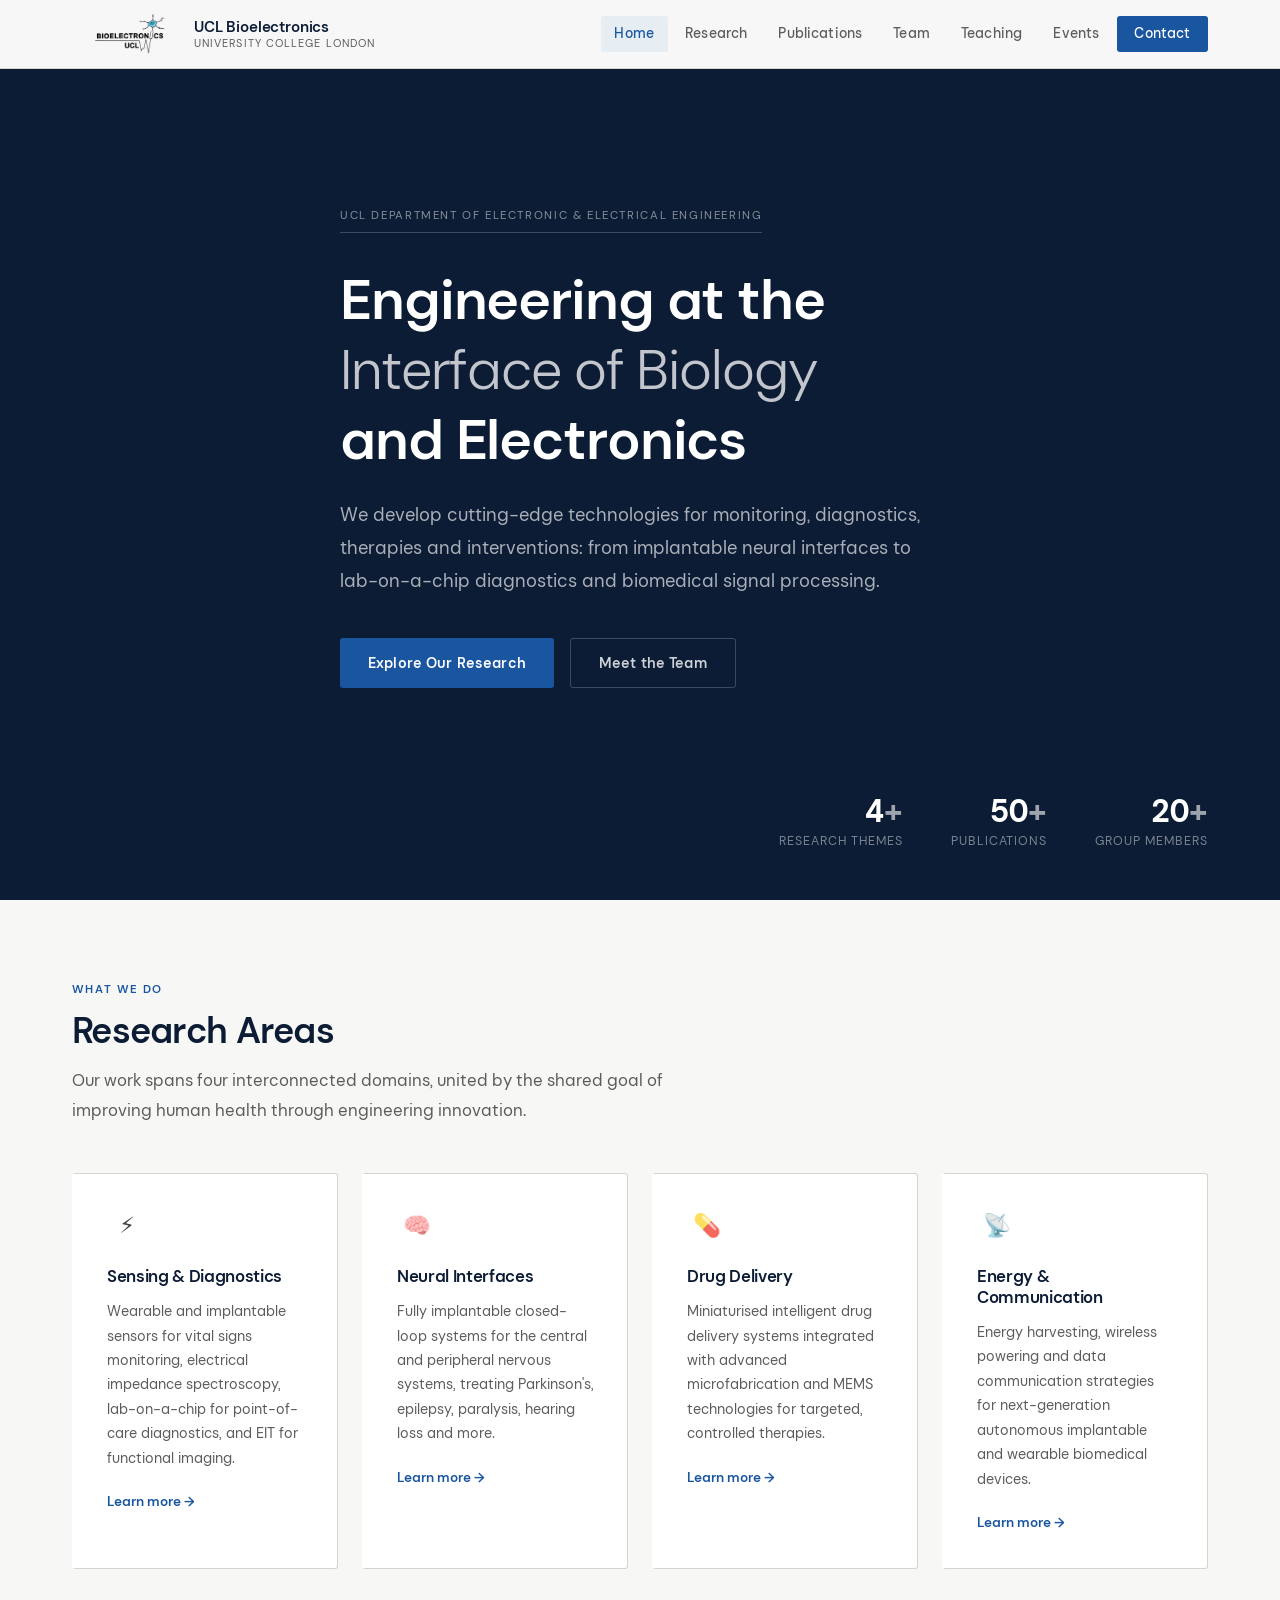
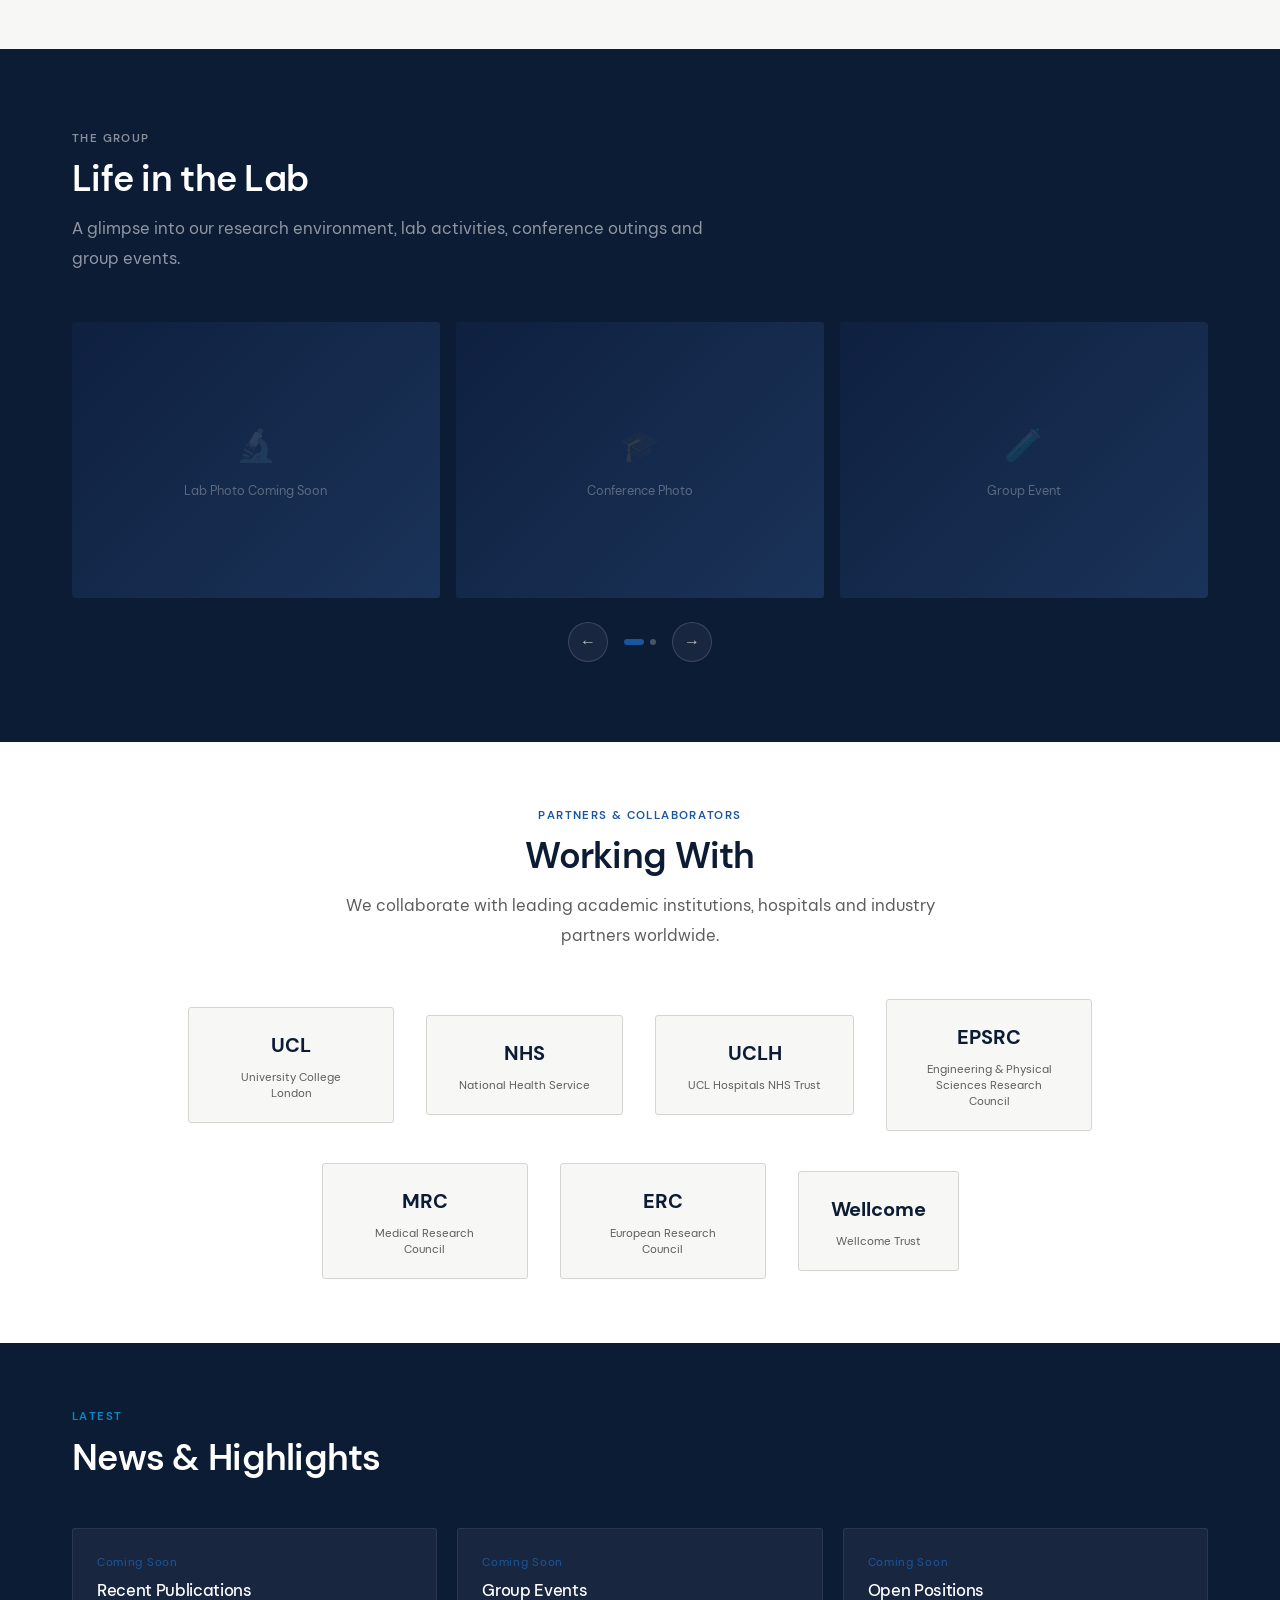
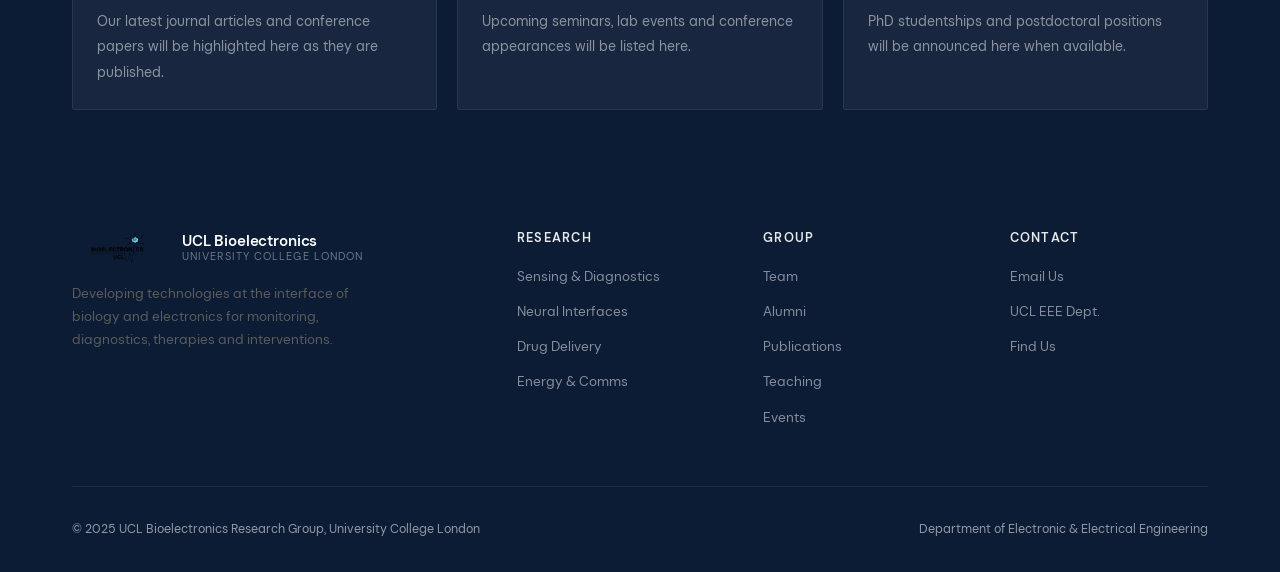
<file: index.html>
<!DOCTYPE html>
<html lang="en">
<head>
  <meta charset="UTF-8" />
  <meta name="viewport" content="width=device-width, initial-scale=1.0" />
  <title>UCL Bioelectronics Research Group</title>
  <meta name="description" content="UCL Bioelectronics Research Group – developing novel technologies for monitoring, diagnostics, therapies and interventions across a range of diseases and disorders." />
  <link rel="stylesheet" href="css/style.css" />
  <link rel="icon" type="image/png" href="images/logo.png" />
</head>
<body>

<!-- ── Navigation ─────────────────────────── -->
<nav class="nav">
  <div class="nav-inner">
    <a href="index.html" class="nav-logo">
      <img src="images/logo.png" alt="UCL Bioelectronics Logo" />
      <span class="nav-logo-text">
        <span class="group-name">UCL Bioelectronics</span>
        <span class="institution">University College London</span>
      </span>
    </a>
    <ul class="nav-links">
      <li><a href="index.html" class="active">Home</a></li>
      <li><a href="research.html">Research</a></li>
      <li><a href="publications.html">Publications</a></li>
      <li><a href="team.html">Team</a></li>
      <li><a href="teaching.html">Teaching</a></li>
      <li><a href="events.html">Events</a></li>
      <li><a href="mailto:bioelectronics@ucl.ac.uk" class="nav-cta">Contact</a></li>
    </ul>
    <button class="nav-toggle" aria-label="Toggle navigation">
      <span></span><span></span><span></span>
    </button>
  </div>
</nav>

<!-- ── Hero ───────────────────────────────── -->
<section class="hero">
  <div class="container">
    <div class="hero-content">
      <span class="hero-tag">UCL Department of Electronic &amp; Electrical Engineering</span>
      <h1>Engineering at the<br><span class="accent">Interface of Biology</span><br>and Electronics</h1>
      <p>We develop cutting-edge technologies for monitoring, diagnostics, therapies and interventions: from implantable neural interfaces to lab-on-a-chip diagnostics and biomedical signal processing.</p>
      <div class="hero-actions">
        <a href="research.html" class="btn btn-primary">Explore Our Research</a>
        <a href="team.html" class="btn btn-ghost">Meet the Team</a>
      </div>
    </div>
  </div>
  <div class="hero-stats">
    <div class="hero-stats-inner">
      <div class="stat-item">
        <div class="stat-num">4<span class="accent">+</span></div>
        <div class="stat-label">Research Themes</div>
      </div>
      <div class="stat-item">
        <div class="stat-num">50<span class="accent">+</span></div>
        <div class="stat-label">Publications</div>
      </div>
      <div class="stat-item">
        <div class="stat-num">20<span class="accent">+</span></div>
        <div class="stat-label">Group Members</div>
      </div>
    </div>
  </div>
</section>

<!-- ── Research Areas ─────────────────────── -->
<section class="research-areas">
  <div class="container">
    <div class="section-header fade-up">
      <span class="section-label">What We Do</span>
      <h2>Research Areas</h2>
      <p>Our work spans four interconnected domains, united by the shared goal of improving human health through engineering innovation.</p>
    </div>
    <div class="areas-grid">

      <div class="area-card fade-up">
        <div class="area-icon">⚡</div>
        <h3>Sensing &amp; Diagnostics</h3>
        <p>Wearable and implantable sensors for vital signs monitoring, electrical impedance spectroscopy, lab-on-a-chip for point-of-care diagnostics, and EIT for functional imaging.</p>
        <a href="research.html#sensing" class="area-link">Learn more →</a>
      </div>

      <div class="area-card fade-up">
        <div class="area-icon">🧠</div>
        <h3>Neural Interfaces</h3>
        <p>Fully implantable closed-loop systems for the central and peripheral nervous systems, treating Parkinson's, epilepsy, paralysis, hearing loss and more.</p>
        <a href="research.html#neural" class="area-link">Learn more →</a>
      </div>

      <div class="area-card fade-up">
        <div class="area-icon">💊</div>
        <h3>Drug Delivery</h3>
        <p>Miniaturised intelligent drug delivery systems integrated with advanced microfabrication and MEMS technologies for targeted, controlled therapies.</p>
        <a href="research.html#drug" class="area-link">Learn more →</a>
      </div>

      <div class="area-card fade-up">
        <div class="area-icon">📡</div>
        <h3>Energy &amp; Communication</h3>
        <p>Energy harvesting, wireless powering and data communication strategies for next-generation autonomous implantable and wearable biomedical devices.</p>
        <a href="research.html#energy" class="area-link">Learn more →</a>
      </div>

    </div>
  </div>
</section>

<!-- ── Group Photo Carousel ───────────────── -->
<section class="gallery">
  <div class="container">
    <div class="section-header fade-up">
      <span class="section-label">The Group</span>
      <h2>Life in the Lab</h2>
      <p>A glimpse into our research environment, lab activities, conference outings and group events.</p>
    </div>
    <div class="carousel-wrap fade-up">
      <div class="carousel-track-outer">
        <div class="carousel-track">
          <!-- Photos will be added here as they become available -->
          <div class="carousel-slide">
            <div class="carousel-placeholder">
              <span class="icon">🔬</span>
              <span>Lab Photo Coming Soon</span>
            </div>
          </div>
          <div class="carousel-slide">
            <div class="carousel-placeholder">
              <span class="icon">🎓</span>
              <span>Conference Photo</span>
            </div>
          </div>
          <div class="carousel-slide">
            <div class="carousel-placeholder">
              <span class="icon">🧪</span>
              <span>Group Event</span>
            </div>
          </div>
          <div class="carousel-slide">
            <div class="carousel-placeholder">
              <span class="icon">📊</span>
              <span>Research Presentation</span>
            </div>
          </div>
          <div class="carousel-slide">
            <div class="carousel-placeholder">
              <span class="icon">🤝</span>
              <span>Collaboration Visit</span>
            </div>
          </div>
          <div class="carousel-slide">
            <div class="carousel-placeholder">
              <span class="icon">🏆</span>
              <span>Award Ceremony</span>
            </div>
          </div>
        </div>
      </div>
      <div class="carousel-controls">
        <button class="carousel-btn prev" aria-label="Previous">&#8592;</button>
        <div class="carousel-dots">
          <button class="carousel-dot active"></button>
          <button class="carousel-dot"></button>
        </div>
        <button class="carousel-btn next" aria-label="Next">&#8594;</button>
      </div>
    </div>
  </div>
</section>

<!-- ── Collaborators ─────────────────────── -->
<section class="collaborators">
  <div class="container">
    <div class="section-header centered fade-up">
      <span class="section-label">Partners &amp; Collaborators</span>
      <h2>Working With</h2>
      <p>We collaborate with leading academic institutions, hospitals and industry partners worldwide.</p>
    </div>
    <div class="collab-logos fade-up">
      <div class="collab-item">
        <span class="collab-abbr">UCL</span>
        <span class="collab-name">University College London</span>
      </div>
      <div class="collab-item">
        <span class="collab-abbr">NHS</span>
        <span class="collab-name">National Health Service</span>
      </div>
      <div class="collab-item">
        <span class="collab-abbr">UCLH</span>
        <span class="collab-name">UCL Hospitals NHS Trust</span>
      </div>
      <div class="collab-item">
        <span class="collab-abbr">EPSRC</span>
        <span class="collab-name">Engineering &amp; Physical Sciences Research Council</span>
      </div>
      <div class="collab-item">
        <span class="collab-abbr">MRC</span>
        <span class="collab-name">Medical Research Council</span>
      </div>
      <div class="collab-item">
        <span class="collab-abbr">ERC</span>
        <span class="collab-name">European Research Council</span>
      </div>
      <div class="collab-item">
        <span class="collab-abbr">Wellcome</span>
        <span class="collab-name">Wellcome Trust</span>
      </div>
    </div>
  </div>
</section>

<!-- ── Latest News ───────────────────────── -->
<section class="news-strip">
  <div class="container">
    <div class="section-header fade-up">
      <span class="section-label">Latest</span>
      <h2>News &amp; Highlights</h2>
    </div>
    <div class="news-grid">
      <div class="news-card fade-up">
        <div class="news-date">Coming Soon</div>
        <h4>Recent Publications</h4>
        <p>Our latest journal articles and conference papers will be highlighted here as they are published.</p>
      </div>
      <div class="news-card fade-up">
        <div class="news-date">Coming Soon</div>
        <h4>Group Events</h4>
        <p>Upcoming seminars, lab events and conference appearances will be listed here.</p>
      </div>
      <div class="news-card fade-up">
        <div class="news-date">Coming Soon</div>
        <h4>Open Positions</h4>
        <p>PhD studentships and postdoctoral positions will be announced here when available.</p>
      </div>
    </div>
  </div>
</section>

<!-- ── Footer ─────────────────────────────── -->
<footer>
  <div class="container">
    <div class="footer-grid">
      <div class="footer-brand">
        <a href="index.html" class="nav-logo" style="margin-bottom:1rem;display:flex;">
          <img src="images/logo.png" alt="UCL Bioelectronics" style="height:36px;" />
          <span class="nav-logo-text" style="margin-left:0.75rem;">
            <span class="group-name">UCL Bioelectronics</span>
            <span class="institution">University College London</span>
          </span>
        </a>
        <p>Developing technologies at the interface of biology and electronics for monitoring, diagnostics, therapies and interventions.</p>
      </div>
      <div class="footer-col">
        <h5>Research</h5>
        <ul>
          <li><a href="research.html#sensing">Sensing &amp; Diagnostics</a></li>
          <li><a href="research.html#neural">Neural Interfaces</a></li>
          <li><a href="research.html#drug">Drug Delivery</a></li>
          <li><a href="research.html#energy">Energy &amp; Comms</a></li>
        </ul>
      </div>
      <div class="footer-col">
        <h5>Group</h5>
        <ul>
          <li><a href="team.html">Team</a></li>
          <li><a href="team.html#alumni">Alumni</a></li>
          <li><a href="publications.html">Publications</a></li>
          <li><a href="teaching.html">Teaching</a></li>
          <li><a href="events.html">Events</a></li>
        </ul>
      </div>
      <div class="footer-col">
        <h5>Contact</h5>
        <ul>
          <li><a href="mailto:bioelectronics@ucl.ac.uk">Email Us</a></li>
          <li><a href="https://www.ucl.ac.uk/electronic-electrical-engineering/" target="_blank">UCL EEE Dept.</a></li>
          <li><a href="#">Find Us</a></li>
        </ul>
      </div>
    </div>
    <div class="footer-bottom">
      <span>&copy; 2025 UCL Bioelectronics Research Group, University College London</span>
      <span>Department of Electronic &amp; Electrical Engineering</span>
    </div>
  </div>
</footer>

<script src="js/main.js"></script>
</body>
</html>
</file>
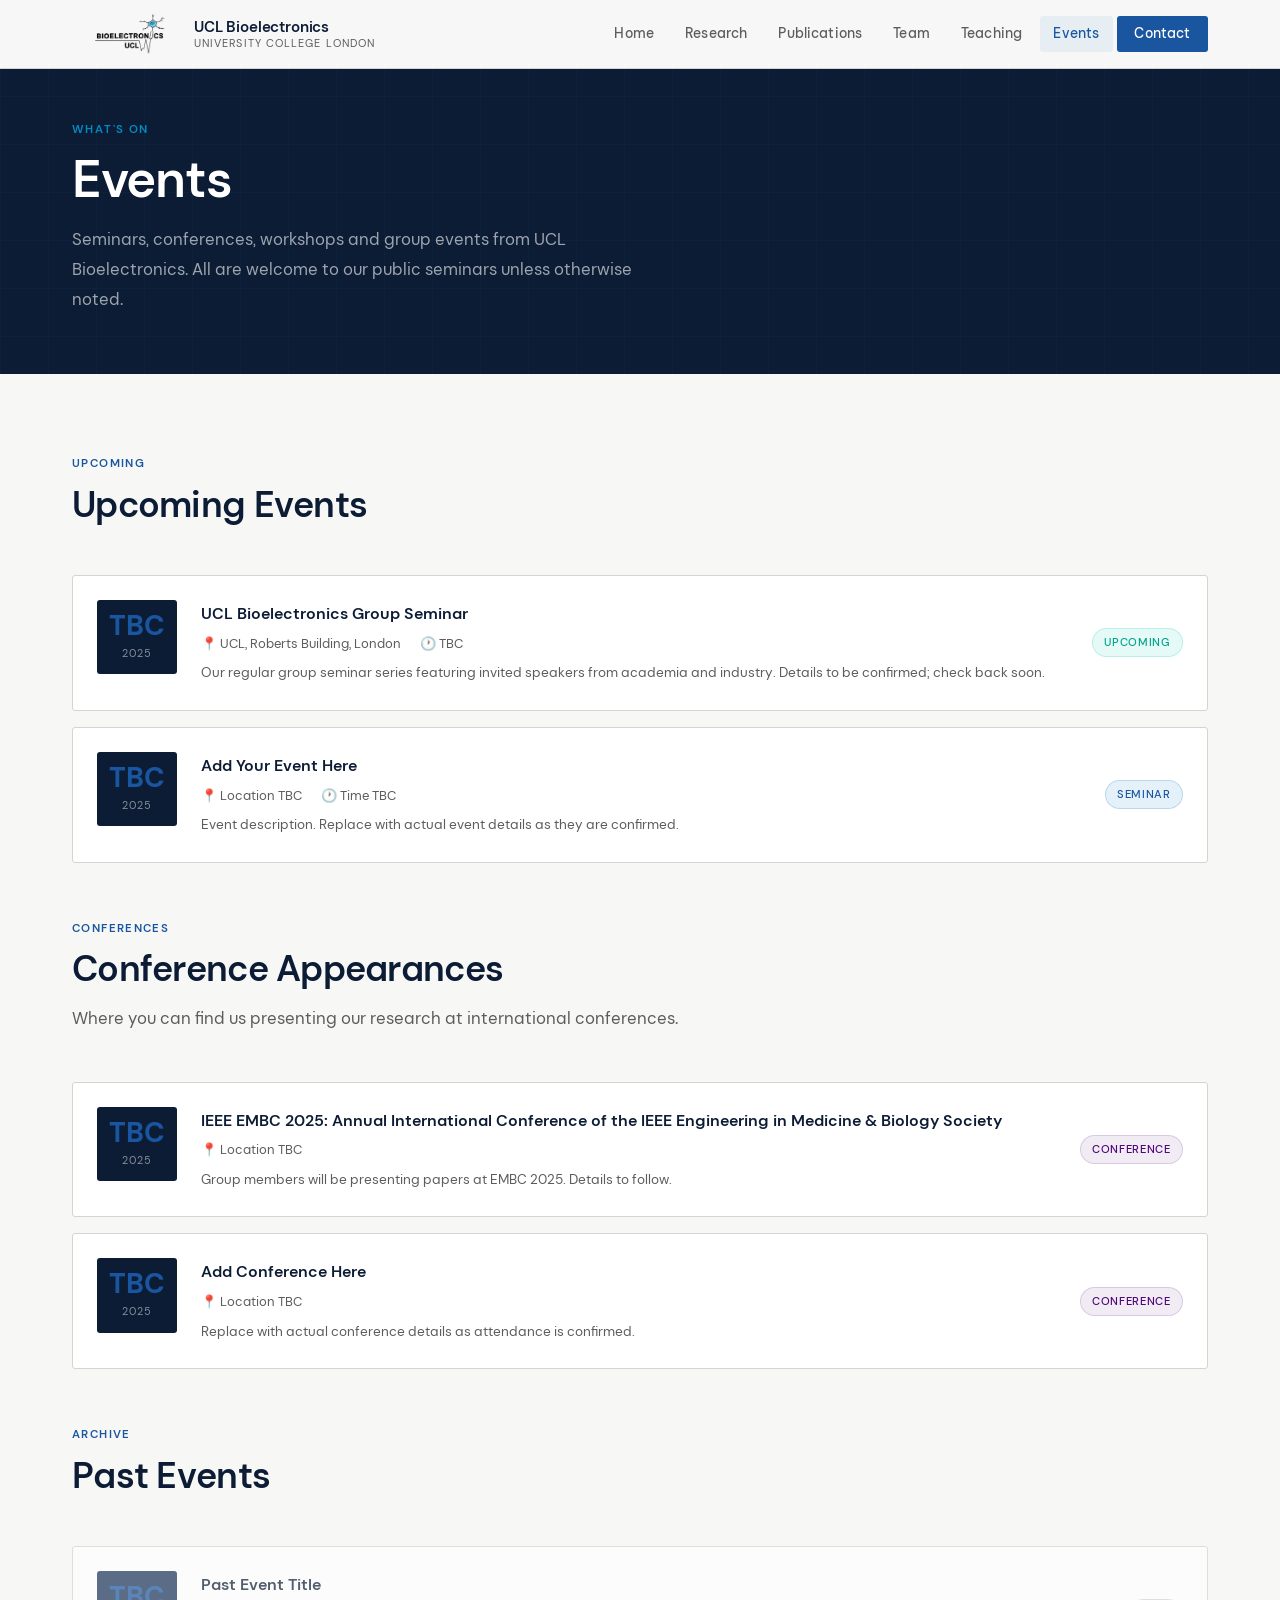
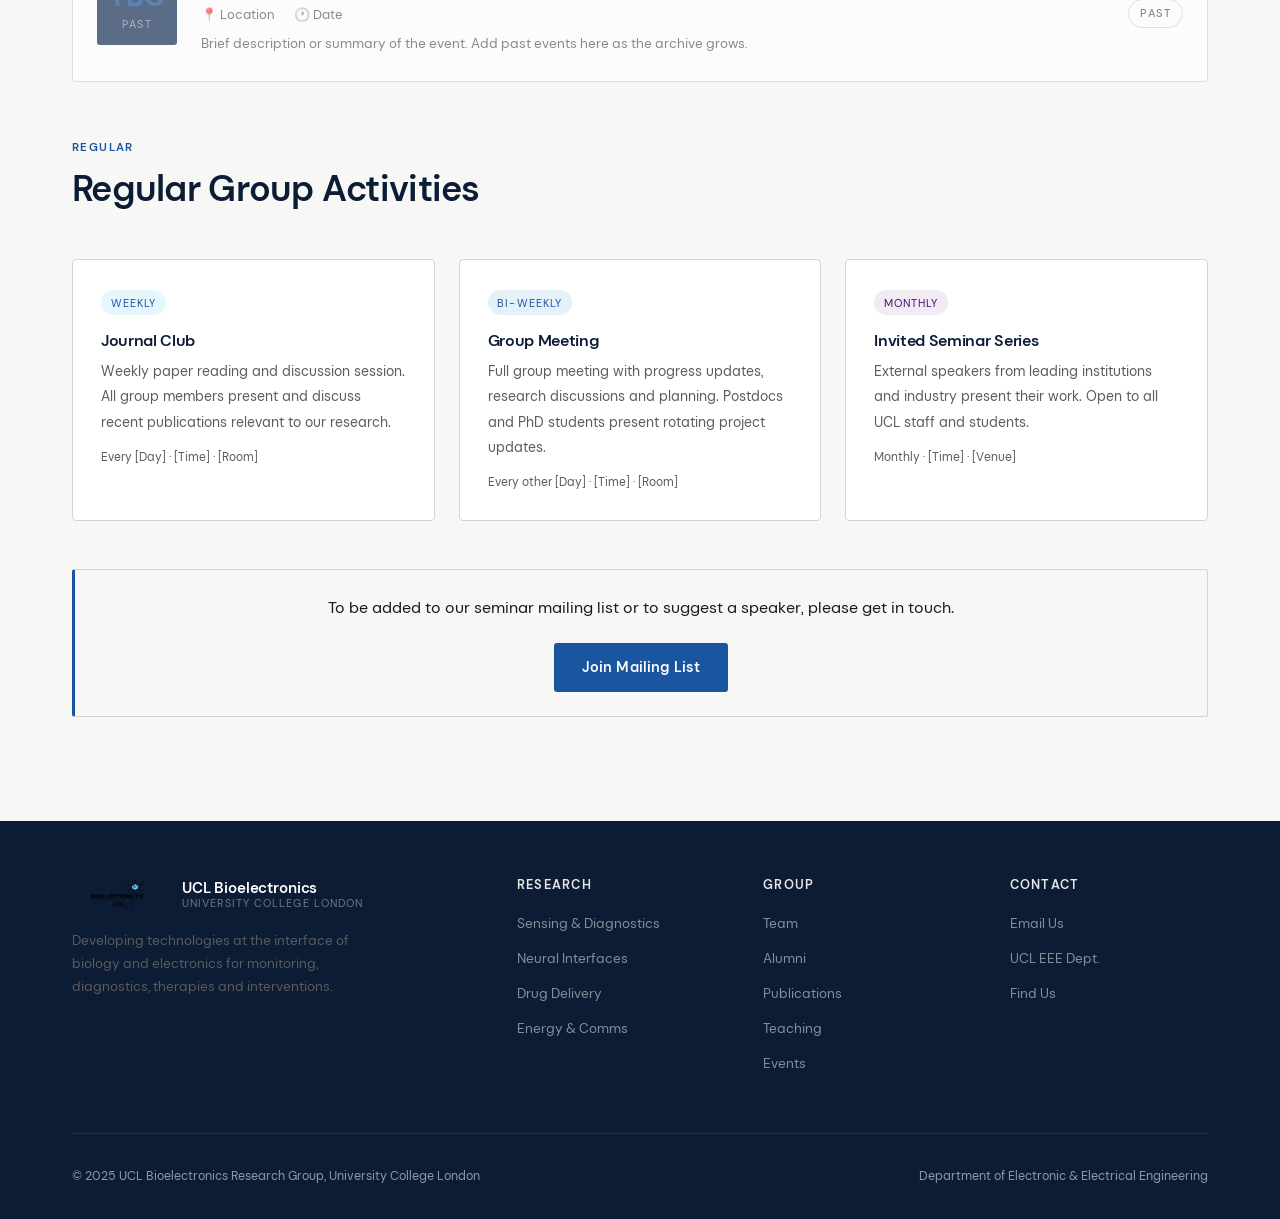
<file: events.html>
<!DOCTYPE html>
<html lang="en">
<head>
  <meta charset="UTF-8" />
  <meta name="viewport" content="width=device-width, initial-scale=1.0" />
  <title>Events – UCL Bioelectronics</title>
  <meta name="description" content="Events, seminars and conferences from the UCL Bioelectronics Research Group." />
  <link rel="stylesheet" href="css/style.css" />
  <link rel="icon" type="image/png" href="images/logo.png" />
</head>
<body>

<nav class="nav">
  <div class="nav-inner">
    <a href="index.html" class="nav-logo">
      <img src="images/logo.png" alt="UCL Bioelectronics Logo" />
      <span class="nav-logo-text">
        <span class="group-name">UCL Bioelectronics</span>
        <span class="institution">University College London</span>
      </span>
    </a>
    <ul class="nav-links">
      <li><a href="index.html">Home</a></li>
      <li><a href="research.html">Research</a></li>
      <li><a href="publications.html">Publications</a></li>
      <li><a href="team.html">Team</a></li>
      <li><a href="teaching.html">Teaching</a></li>
      <li><a href="events.html" class="active">Events</a></li>
      <li><a href="mailto:bioelectronics@ucl.ac.uk" class="nav-cta">Contact</a></li>
    </ul>
    <button class="nav-toggle" aria-label="Toggle navigation">
      <span></span><span></span><span></span>
    </button>
  </div>
</nav>

<div class="page-hero">
  <div class="container">
    <div class="page-hero-content">
      <span class="section-label">What's On</span>
      <h1>Events</h1>
      <p>Seminars, conferences, workshops and group events from UCL Bioelectronics. All are welcome to our public seminars unless otherwise noted.</p>
    </div>
  </div>
</div>

<section class="events">
  <div class="container">

    <!-- ── Upcoming Events ───────────────── -->
    <div class="section-header fade-up">
      <span class="section-label">Upcoming</span>
      <h2>Upcoming Events</h2>
    </div>

    <div class="events-list fade-up">

      <div class="event-item">
        <div class="event-date-box">
          <div class="event-day">TBC</div>
          <div class="event-month">2025</div>
        </div>
        <div>
          <div class="event-title">UCL Bioelectronics Group Seminar</div>
          <div class="event-meta">
            <span>&#128205; UCL, Roberts Building, London</span>
            <span>&#128336; TBC</span>
          </div>
          <p style="font-size:0.85rem;color:var(--text-muted);margin-top:0.4rem;">
            Our regular group seminar series featuring invited speakers from academia and industry. Details to be confirmed; check back soon.
          </p>
        </div>
        <span class="event-badge badge-upcoming">Upcoming</span>
      </div>

      <div class="event-item">
        <div class="event-date-box">
          <div class="event-day">TBC</div>
          <div class="event-month">2025</div>
        </div>
        <div>
          <div class="event-title">Add Your Event Here</div>
          <div class="event-meta">
            <span>&#128205; Location TBC</span>
            <span>&#128336; Time TBC</span>
          </div>
          <p style="font-size:0.85rem;color:var(--text-muted);margin-top:0.4rem;">
            Event description. Replace with actual event details as they are confirmed.
          </p>
        </div>
        <span class="event-badge badge-seminar">Seminar</span>
      </div>

    </div>

    <!-- ── Conferences ───────────────────── -->
    <div class="section-header fade-up" style="margin-top:3.5rem;">
      <span class="section-label">Conferences</span>
      <h2>Conference Appearances</h2>
      <p>Where you can find us presenting our research at international conferences.</p>
    </div>

    <div class="events-list fade-up">

      <div class="event-item">
        <div class="event-date-box">
          <div class="event-day">TBC</div>
          <div class="event-month">2025</div>
        </div>
        <div>
          <div class="event-title">IEEE EMBC 2025: Annual International Conference of the IEEE Engineering in Medicine &amp; Biology Society</div>
          <div class="event-meta">
            <span>&#128205; Location TBC</span>
          </div>
          <p style="font-size:0.85rem;color:var(--text-muted);margin-top:0.4rem;">
            Group members will be presenting papers at EMBC 2025. Details to follow.
          </p>
        </div>
        <span class="event-badge badge-conf">Conference</span>
      </div>

      <div class="event-item">
        <div class="event-date-box">
          <div class="event-day">TBC</div>
          <div class="event-month">2025</div>
        </div>
        <div>
          <div class="event-title">Add Conference Here</div>
          <div class="event-meta">
            <span>&#128205; Location TBC</span>
          </div>
          <p style="font-size:0.85rem;color:var(--text-muted);margin-top:0.4rem;">
            Replace with actual conference details as attendance is confirmed.
          </p>
        </div>
        <span class="event-badge badge-conf">Conference</span>
      </div>

    </div>

    <!-- ── Past Events ────────────────────── -->
    <div class="section-header fade-up" style="margin-top:3.5rem;">
      <span class="section-label">Archive</span>
      <h2>Past Events</h2>
    </div>

    <div class="events-list fade-up">

      <div class="event-item" style="opacity:0.7;">
        <div class="event-date-box" style="background:var(--navy-light);">
          <div class="event-day">TBC</div>
          <div class="event-month">Past</div>
        </div>
        <div>
          <div class="event-title">Past Event Title</div>
          <div class="event-meta">
            <span>&#128205; Location</span>
            <span>&#128336; Date</span>
          </div>
          <p style="font-size:0.85rem;color:var(--text-muted);margin-top:0.4rem;">
            Brief description or summary of the event. Add past events here as the archive grows.
          </p>
        </div>
        <span class="event-badge" style="background:rgba(255,255,255,0.05);color:var(--text-muted);border:1px solid var(--border);">Past</span>
      </div>

    </div>

    <!-- ── Group Meetings ─────────────────── -->
    <div class="section-header fade-up" style="margin-top:3.5rem;">
      <span class="section-label">Regular</span>
      <h2>Regular Group Activities</h2>
    </div>

    <div class="course-grid fade-up">
      <div class="course-card">
        <span class="course-level level-ug" style="background:rgba(0,168,232,0.1);color:var(--blue);">Weekly</span>
        <h3>Journal Club</h3>
        <p>Weekly paper reading and discussion session. All group members present and discuss recent publications relevant to our research.</p>
        <div class="course-code">Every [Day] · [Time] · [Room]</div>
      </div>

      <div class="course-card">
        <span class="course-level level-pg">Bi-weekly</span>
        <h3>Group Meeting</h3>
        <p>Full group meeting with progress updates, research discussions and planning. Postdocs and PhD students present rotating project updates.</p>
        <div class="course-code">Every other [Day] · [Time] · [Room]</div>
      </div>

      <div class="course-card">
        <span class="course-level level-phd">Monthly</span>
        <h3>Invited Seminar Series</h3>
        <p>External speakers from leading institutions and industry present their work. Open to all UCL staff and students.</p>
        <div class="course-code">Monthly · [Time] · [Venue]</div>
      </div>
    </div>

    <div class="highlight-box fade-up" style="margin-top:3rem;text-align:center;">
      <p style="margin-bottom:1.25rem;">To be added to our seminar mailing list or to suggest a speaker, please get in touch.</p>
      <a href="mailto:bioelectronics@ucl.ac.uk" class="btn btn-primary">Join Mailing List</a>
    </div>

  </div>
</section>

<footer>
  <div class="container">
    <div class="footer-grid">
      <div class="footer-brand">
        <a href="index.html" class="nav-logo" style="margin-bottom:1rem;display:flex;">
          <img src="images/logo.png" alt="UCL Bioelectronics" style="height:36px;" />
          <span class="nav-logo-text" style="margin-left:0.75rem;">
            <span class="group-name">UCL Bioelectronics</span>
            <span class="institution">University College London</span>
          </span>
        </a>
        <p>Developing technologies at the interface of biology and electronics for monitoring, diagnostics, therapies and interventions.</p>
      </div>
      <div class="footer-col">
        <h5>Research</h5>
        <ul>
          <li><a href="research.html#sensing">Sensing &amp; Diagnostics</a></li>
          <li><a href="research.html#neural">Neural Interfaces</a></li>
          <li><a href="research.html#drug">Drug Delivery</a></li>
          <li><a href="research.html#energy">Energy &amp; Comms</a></li>
        </ul>
      </div>
      <div class="footer-col">
        <h5>Group</h5>
        <ul>
          <li><a href="team.html">Team</a></li>
          <li><a href="team.html#alumni">Alumni</a></li>
          <li><a href="publications.html">Publications</a></li>
          <li><a href="teaching.html">Teaching</a></li>
          <li><a href="events.html">Events</a></li>
        </ul>
      </div>
      <div class="footer-col">
        <h5>Contact</h5>
        <ul>
          <li><a href="mailto:bioelectronics@ucl.ac.uk">Email Us</a></li>
          <li><a href="https://www.ucl.ac.uk/electronic-electrical-engineering/" target="_blank">UCL EEE Dept.</a></li>
          <li><a href="#">Find Us</a></li>
        </ul>
      </div>
    </div>
    <div class="footer-bottom">
      <span>&copy; 2025 UCL Bioelectronics Research Group, University College London</span>
      <span>Department of Electronic &amp; Electrical Engineering</span>
    </div>
  </div>
</footer>

<script src="js/main.js"></script>
</body>
</html>
</file>
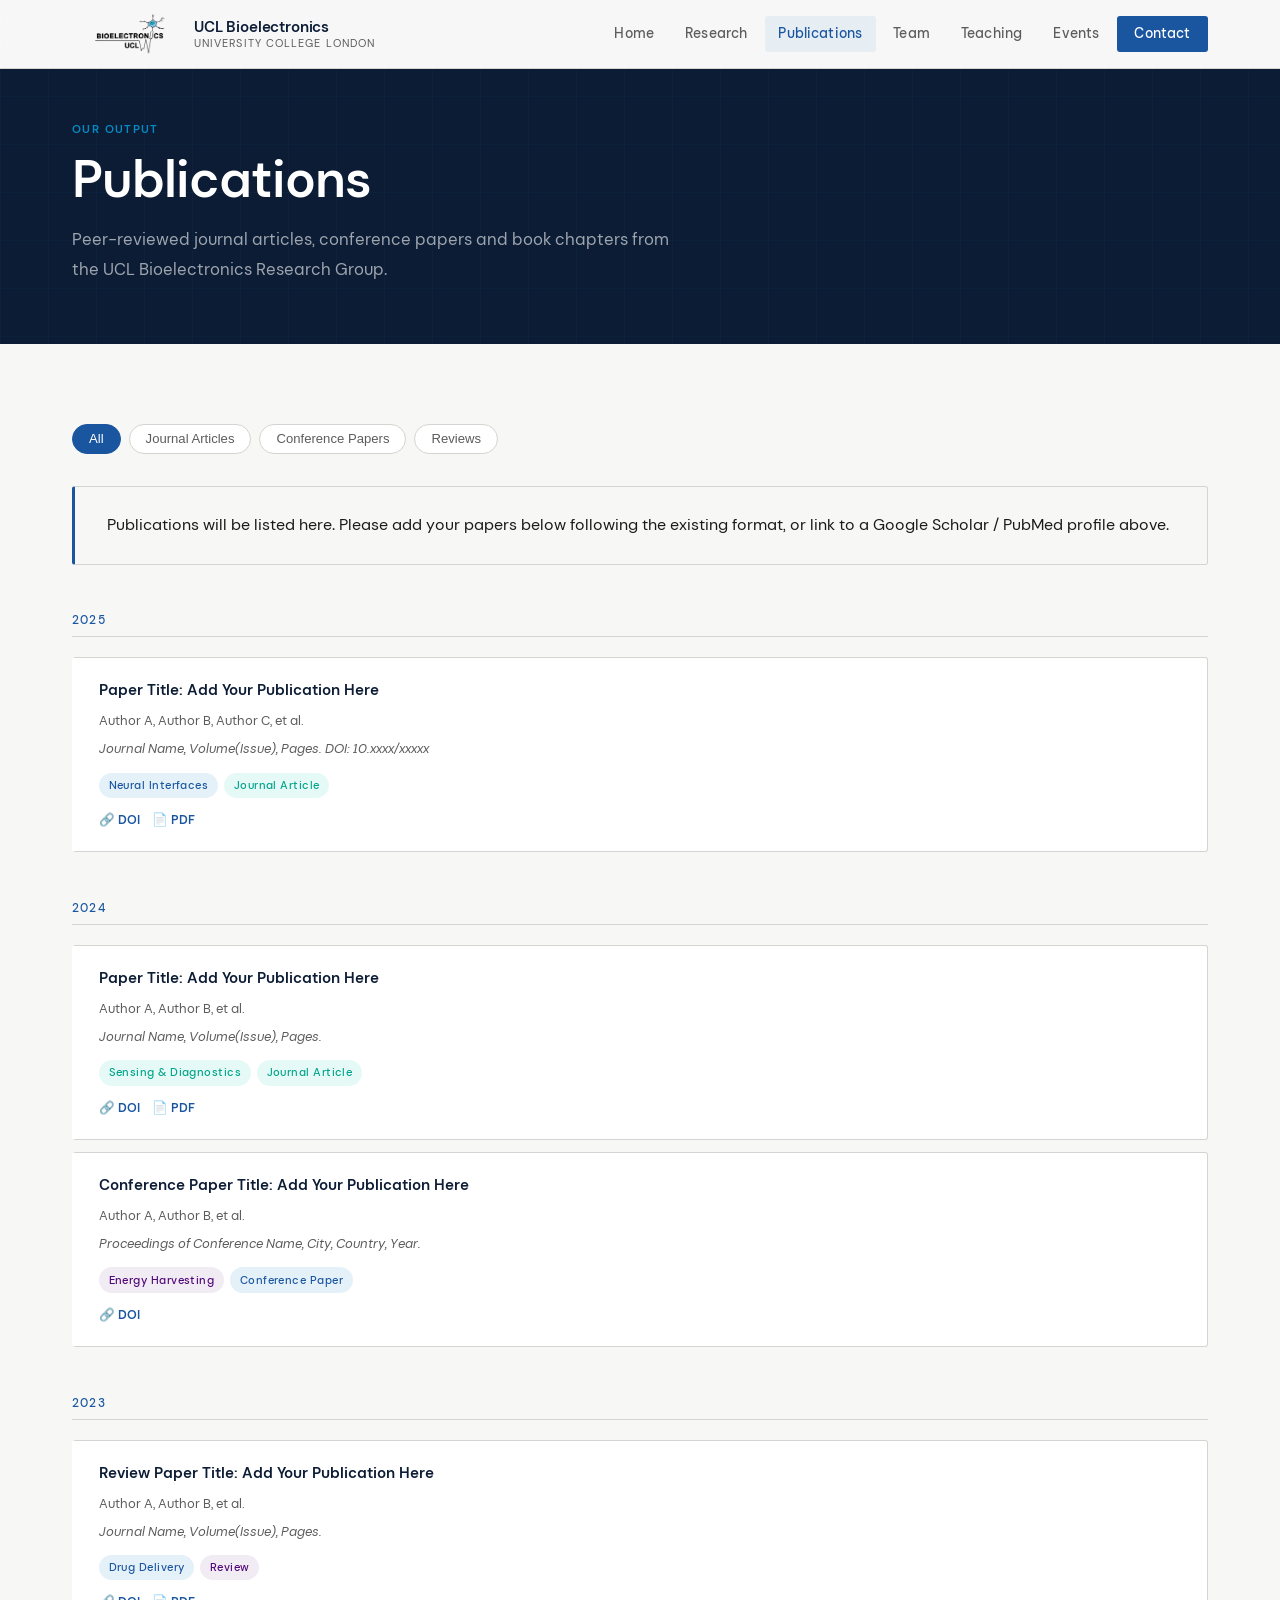
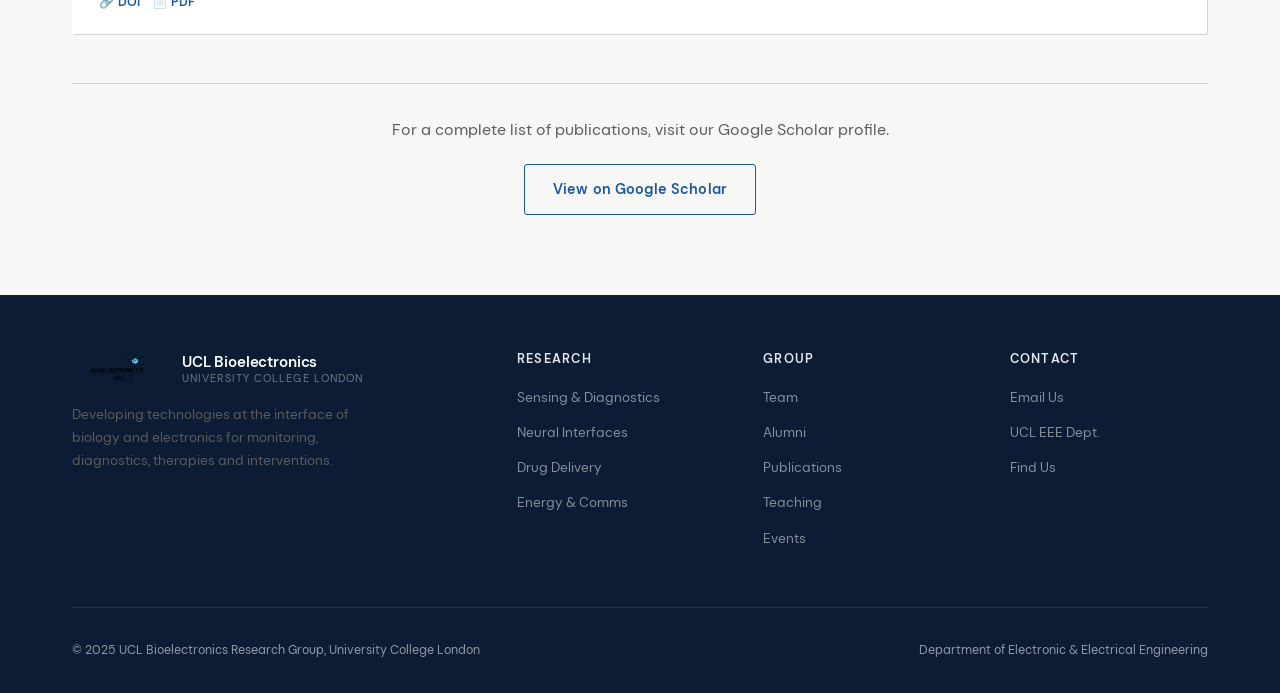
<file: publications.html>
<!DOCTYPE html>
<html lang="en">
<head>
  <meta charset="UTF-8" />
  <meta name="viewport" content="width=device-width, initial-scale=1.0" />
  <title>Publications – UCL Bioelectronics</title>
  <meta name="description" content="Publications from the UCL Bioelectronics Research Group." />
  <link rel="stylesheet" href="css/style.css" />
  <link rel="icon" type="image/png" href="images/logo.png" />
</head>
<body>

<nav class="nav">
  <div class="nav-inner">
    <a href="index.html" class="nav-logo">
      <img src="images/logo.png" alt="UCL Bioelectronics Logo" />
      <span class="nav-logo-text">
        <span class="group-name">UCL Bioelectronics</span>
        <span class="institution">University College London</span>
      </span>
    </a>
    <ul class="nav-links">
      <li><a href="index.html">Home</a></li>
      <li><a href="research.html">Research</a></li>
      <li><a href="publications.html" class="active">Publications</a></li>
      <li><a href="team.html">Team</a></li>
      <li><a href="teaching.html">Teaching</a></li>
      <li><a href="events.html">Events</a></li>
      <li><a href="mailto:bioelectronics@ucl.ac.uk" class="nav-cta">Contact</a></li>
    </ul>
    <button class="nav-toggle" aria-label="Toggle navigation">
      <span></span><span></span><span></span>
    </button>
  </div>
</nav>

<div class="page-hero">
  <div class="container">
    <div class="page-hero-content">
      <span class="section-label">Our Output</span>
      <h1>Publications</h1>
      <p>Peer-reviewed journal articles, conference papers and book chapters from the UCL Bioelectronics Research Group.</p>
    </div>
  </div>
</div>

<section class="publications">
  <div class="container">

    <div class="pub-filters fade-up">
      <button class="filter-btn active" data-filter="all">All</button>
      <button class="filter-btn" data-filter="journal">Journal Articles</button>
      <button class="filter-btn" data-filter="conference">Conference Papers</button>
      <button class="filter-btn" data-filter="review">Reviews</button>
    </div>

    <div class="highlight-box fade-up" style="margin-bottom:2.5rem;">
      <p>Publications will be listed here. Please add your papers below following the existing format, or link to a Google Scholar / PubMed profile above.</p>
    </div>

    <!-- ── 2025 ─────────────────────────── -->
    <div class="pub-year-group fade-up">
      <div class="pub-year-label">2025</div>

      <div class="pub-item" data-type="journal">
        <div class="pub-title">Paper Title: Add Your Publication Here</div>
        <div class="pub-authors">Author A, Author B, Author C, et al.</div>
        <div class="pub-journal">Journal Name, Volume(Issue), Pages. DOI: 10.xxxx/xxxxx</div>
        <div class="pub-tags">
          <span class="tag tag-blue">Neural Interfaces</span>
          <span class="tag tag-teal">Journal Article</span>
        </div>
        <div class="pub-links">
          <a href="#" class="pub-link">&#128279; DOI</a>
          <a href="#" class="pub-link">&#128196; PDF</a>
        </div>
      </div>

    </div>

    <!-- ── 2024 ─────────────────────────── -->
    <div class="pub-year-group fade-up">
      <div class="pub-year-label">2024</div>

      <div class="pub-item" data-type="journal">
        <div class="pub-title">Paper Title: Add Your Publication Here</div>
        <div class="pub-authors">Author A, Author B, et al.</div>
        <div class="pub-journal">Journal Name, Volume(Issue), Pages.</div>
        <div class="pub-tags">
          <span class="tag tag-teal">Sensing &amp; Diagnostics</span>
          <span class="tag tag-teal">Journal Article</span>
        </div>
        <div class="pub-links">
          <a href="#" class="pub-link">&#128279; DOI</a>
          <a href="#" class="pub-link">&#128196; PDF</a>
        </div>
      </div>

      <div class="pub-item" data-type="conference">
        <div class="pub-title">Conference Paper Title: Add Your Publication Here</div>
        <div class="pub-authors">Author A, Author B, et al.</div>
        <div class="pub-journal">Proceedings of Conference Name, City, Country, Year.</div>
        <div class="pub-tags">
          <span class="tag tag-purple">Energy Harvesting</span>
          <span class="tag tag-blue">Conference Paper</span>
        </div>
        <div class="pub-links">
          <a href="#" class="pub-link">&#128279; DOI</a>
        </div>
      </div>

    </div>

    <!-- ── 2023 ─────────────────────────── -->
    <div class="pub-year-group fade-up">
      <div class="pub-year-label">2023</div>

      <div class="pub-item" data-type="review">
        <div class="pub-title">Review Paper Title: Add Your Publication Here</div>
        <div class="pub-authors">Author A, Author B, et al.</div>
        <div class="pub-journal">Journal Name, Volume(Issue), Pages.</div>
        <div class="pub-tags">
          <span class="tag tag-blue">Drug Delivery</span>
          <span class="tag tag-purple">Review</span>
        </div>
        <div class="pub-links">
          <a href="#" class="pub-link">&#128279; DOI</a>
          <a href="#" class="pub-link">&#128196; PDF</a>
        </div>
      </div>

    </div>

    <div class="text-center fade-up" style="margin-top:3rem;padding-top:2rem;border-top:1px solid var(--border);">
      <p style="margin-bottom:1.25rem;">For a complete list of publications, visit our Google Scholar profile.</p>
      <a href="#" class="btn btn-outline">View on Google Scholar</a>
    </div>

  </div>
</section>

<footer>
  <div class="container">
    <div class="footer-grid">
      <div class="footer-brand">
        <a href="index.html" class="nav-logo" style="margin-bottom:1rem;display:flex;">
          <img src="images/logo.png" alt="UCL Bioelectronics" style="height:36px;" />
          <span class="nav-logo-text" style="margin-left:0.75rem;">
            <span class="group-name">UCL Bioelectronics</span>
            <span class="institution">University College London</span>
          </span>
        </a>
        <p>Developing technologies at the interface of biology and electronics for monitoring, diagnostics, therapies and interventions.</p>
      </div>
      <div class="footer-col">
        <h5>Research</h5>
        <ul>
          <li><a href="research.html#sensing">Sensing &amp; Diagnostics</a></li>
          <li><a href="research.html#neural">Neural Interfaces</a></li>
          <li><a href="research.html#drug">Drug Delivery</a></li>
          <li><a href="research.html#energy">Energy &amp; Comms</a></li>
        </ul>
      </div>
      <div class="footer-col">
        <h5>Group</h5>
        <ul>
          <li><a href="team.html">Team</a></li>
          <li><a href="team.html#alumni">Alumni</a></li>
          <li><a href="publications.html">Publications</a></li>
          <li><a href="teaching.html">Teaching</a></li>
          <li><a href="events.html">Events</a></li>
        </ul>
      </div>
      <div class="footer-col">
        <h5>Contact</h5>
        <ul>
          <li><a href="mailto:bioelectronics@ucl.ac.uk">Email Us</a></li>
          <li><a href="https://www.ucl.ac.uk/electronic-electrical-engineering/" target="_blank">UCL EEE Dept.</a></li>
          <li><a href="#">Find Us</a></li>
        </ul>
      </div>
    </div>
    <div class="footer-bottom">
      <span>&copy; 2025 UCL Bioelectronics Research Group, University College London</span>
      <span>Department of Electronic &amp; Electrical Engineering</span>
    </div>
  </div>
</footer>

<script src="js/main.js"></script>
</body>
</html>
</file>
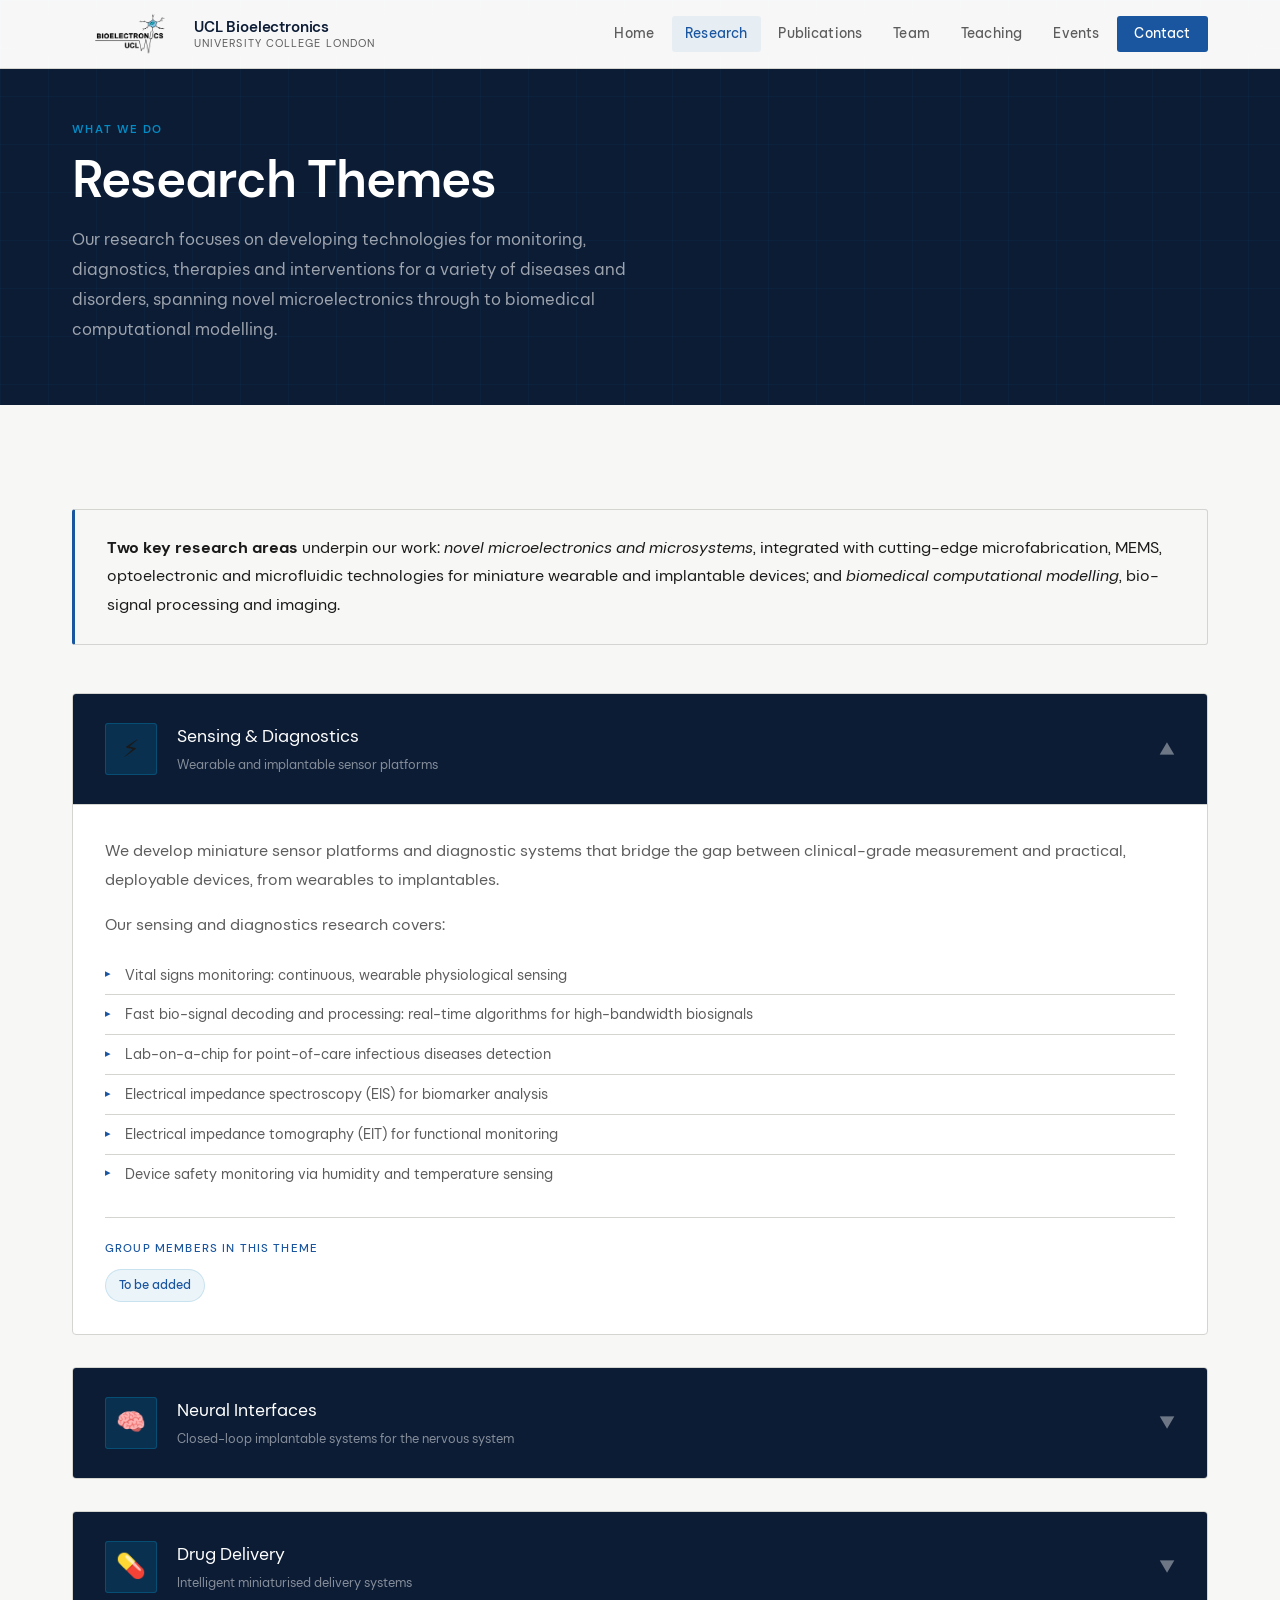
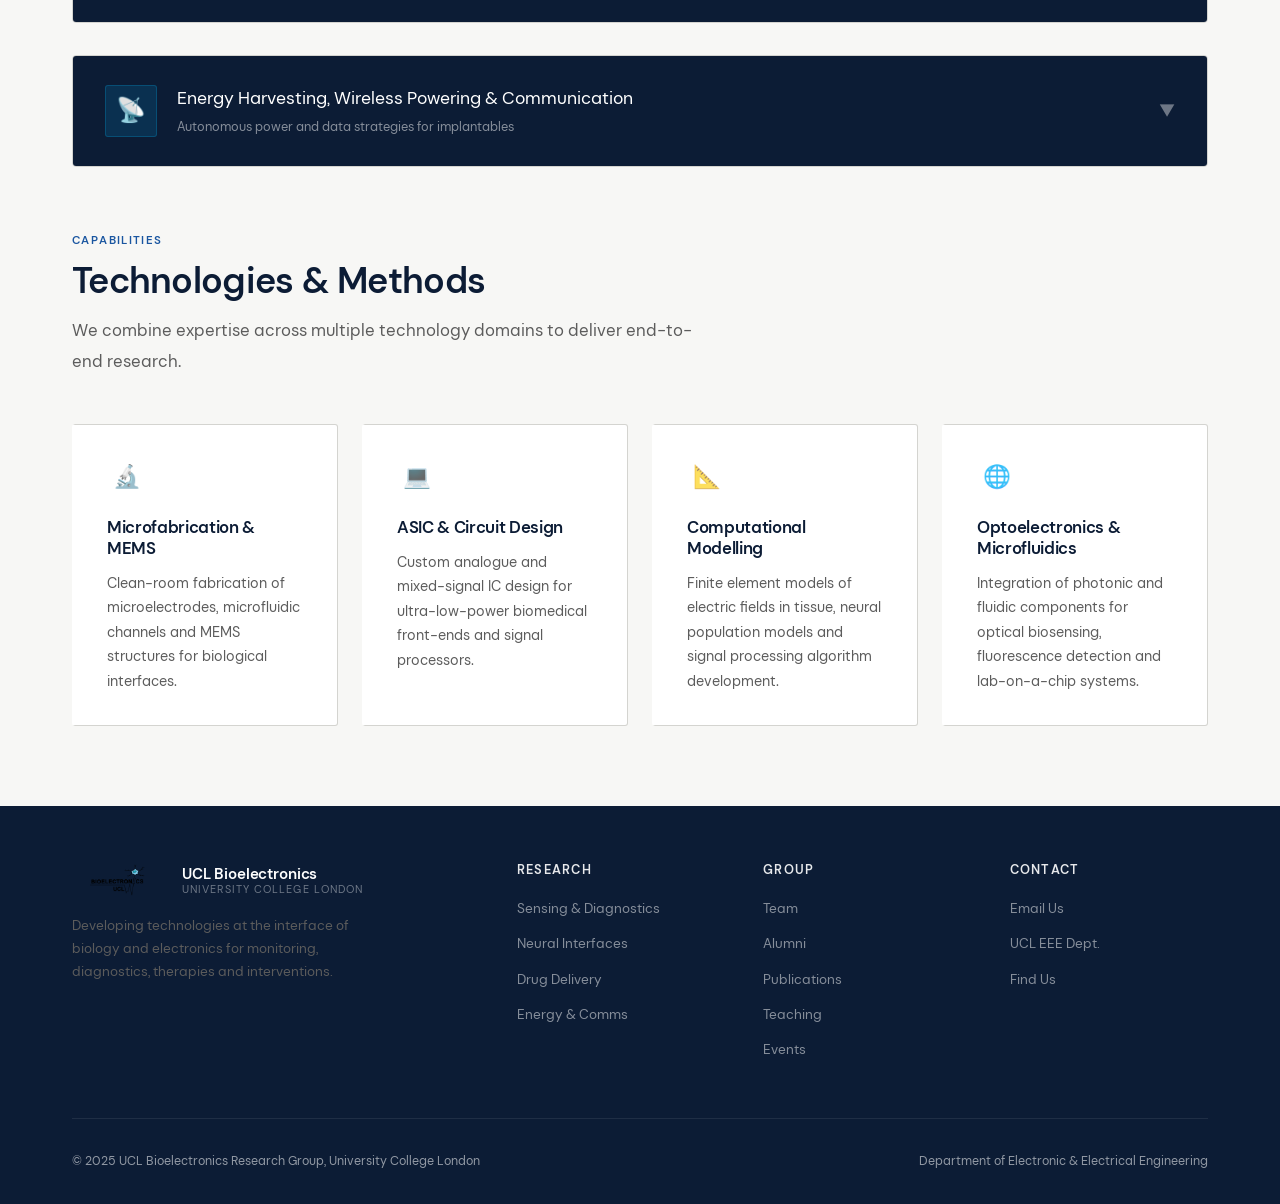
<file: research.html>
<!DOCTYPE html>
<html lang="en">
<head>
  <meta charset="UTF-8" />
  <meta name="viewport" content="width=device-width, initial-scale=1.0" />
  <title>Research Themes – UCL Bioelectronics</title>
  <meta name="description" content="Explore the research themes of UCL Bioelectronics: sensing and diagnostics, neural interfaces, drug delivery, and energy harvesting." />
  <link rel="stylesheet" href="css/style.css" />
  <link rel="icon" type="image/png" href="images/logo.png" />
</head>
<body>

<nav class="nav">
  <div class="nav-inner">
    <a href="index.html" class="nav-logo">
      <img src="images/logo.png" alt="UCL Bioelectronics Logo" />
      <span class="nav-logo-text">
        <span class="group-name">UCL Bioelectronics</span>
        <span class="institution">University College London</span>
      </span>
    </a>
    <ul class="nav-links">
      <li><a href="index.html">Home</a></li>
      <li><a href="research.html" class="active">Research</a></li>
      <li><a href="publications.html">Publications</a></li>
      <li><a href="team.html">Team</a></li>
      <li><a href="teaching.html">Teaching</a></li>
      <li><a href="events.html">Events</a></li>
      <li><a href="mailto:bioelectronics@ucl.ac.uk" class="nav-cta">Contact</a></li>
    </ul>
    <button class="nav-toggle" aria-label="Toggle navigation">
      <span></span><span></span><span></span>
    </button>
  </div>
</nav>

<div class="page-hero">
  <div class="container">
    <div class="page-hero-content">
      <span class="section-label">What We Do</span>
      <h1>Research Themes</h1>
      <p>Our research focuses on developing technologies for monitoring, diagnostics, therapies and interventions for a variety of diseases and disorders, spanning novel microelectronics through to biomedical computational modelling.</p>
    </div>
  </div>
</div>

<section class="research-themes">
  <div class="container">

    <!-- Overview box -->
    <div class="highlight-box fade-up" style="margin-bottom:3rem;">
      <p><strong>Two key research areas</strong> underpin our work: <em>novel microelectronics and microsystems</em>, integrated with cutting-edge microfabrication, MEMS, optoelectronic and microfluidic technologies for miniature wearable and implantable devices; and <em>biomedical computational modelling</em>, bio-signal processing and imaging.</p>
    </div>

    <!-- Theme 1 – Sensing & Diagnostics -->
    <div class="theme-block fade-up" id="sensing">
      <div class="theme-header">
        <div class="theme-icon-wrap">⚡</div>
        <div>
          <div class="theme-title">Sensing &amp; Diagnostics</div>
          <div class="theme-subtitle">Wearable and implantable sensor platforms</div>
        </div>
        <span class="theme-chevron">&#9660;</span>
      </div>
      <div class="theme-body">
        <p>We develop miniature sensor platforms and diagnostic systems that bridge the gap between clinical-grade measurement and practical, deployable devices, from wearables to implantables.</p>
        <p>Our sensing and diagnostics research covers:</p>
        <ul class="theme-bullets">
          <li>Vital signs monitoring: continuous, wearable physiological sensing</li>
          <li>Fast bio-signal decoding and processing: real-time algorithms for high-bandwidth biosignals</li>
          <li>Lab-on-a-chip for point-of-care infectious diseases detection</li>
          <li>Electrical impedance spectroscopy (EIS) for biomarker analysis</li>
          <li>Electrical impedance tomography (EIT) for functional monitoring</li>
          <li>Device safety monitoring via humidity and temperature sensing</li>
        </ul>
        <div class="theme-members">
          <h4>Group Members in This Theme</h4>
          <div class="member-pills">
            <span class="member-pill">To be added</span>
          </div>
        </div>
      </div>
    </div>

    <!-- Theme 2 – Neural Interfaces -->
    <div class="theme-block fade-up" id="neural">
      <div class="theme-header">
        <div class="theme-icon-wrap">🧠</div>
        <div>
          <div class="theme-title">Neural Interfaces</div>
          <div class="theme-subtitle">Closed-loop implantable systems for the nervous system</div>
        </div>
        <span class="theme-chevron">&#9660;</span>
      </div>
      <div class="theme-body">
        <p>Our neural interface research targets a broad range of neurological and neuromuscular conditions, from movement disorders to sensory deficits. We develop fully implantable systems that can both record and stimulate neural activity in a closed-loop manner.</p>
        <p>Specific research activities include:</p>
        <ul class="theme-bullets">
          <li>Fully implantable closed-loop neural interfaces for the central nervous system: Parkinson's disease, epilepsy, amyotrophic lateral sclerosis</li>
          <li>Peripheral nervous system interfaces: incontinence, paralysis, hearing loss, balance disorder</li>
          <li>Neural spike sorting and local field potential (LFP) analysis</li>
          <li>Neural system modelling and computational neuroscience</li>
          <li>Nerve repair by integrating microelectronics with stem cell technology</li>
        </ul>
        <div class="theme-members">
          <h4>Group Members in This Theme</h4>
          <div class="member-pills">
            <span class="member-pill">To be added</span>
          </div>
        </div>
      </div>
    </div>

    <!-- Theme 3 – Drug Delivery -->
    <div class="theme-block fade-up" id="drug">
      <div class="theme-header">
        <div class="theme-icon-wrap">💊</div>
        <div>
          <div class="theme-title">Drug Delivery</div>
          <div class="theme-subtitle">Intelligent miniaturised delivery systems</div>
        </div>
        <span class="theme-chevron">&#9660;</span>
      </div>
      <div class="theme-body">
        <p>We design and fabricate miniaturised drug delivery systems that leverage advanced microfabrication, MEMS and microfluidic technologies to enable precise, controlled and targeted therapeutic delivery.</p>
        <ul class="theme-bullets">
          <li>Implantable micro-pump and micro-reservoir systems</li>
          <li>Electrochemically-controlled release mechanisms</li>
          <li>Integration with sensing feedback for closed-loop therapy</li>
          <li>MEMS-based actuation for precise dose control</li>
        </ul>
        <div class="theme-members">
          <h4>Group Members in This Theme</h4>
          <div class="member-pills">
            <span class="member-pill">To be added</span>
          </div>
        </div>
      </div>
    </div>

    <!-- Theme 4 – Energy & Communication -->
    <div class="theme-block fade-up" id="energy">
      <div class="theme-header">
        <div class="theme-icon-wrap">📡</div>
        <div>
          <div class="theme-title">Energy Harvesting, Wireless Powering &amp; Communication</div>
          <div class="theme-subtitle">Autonomous power and data strategies for implantables</div>
        </div>
        <span class="theme-chevron">&#9660;</span>
      </div>
      <div class="theme-body">
        <p>A fundamental challenge for implantable and wearable biomedical devices is sustainable, reliable power and data communication without large batteries or wired connections. We develop solutions across the full energy chain.</p>
        <ul class="theme-bullets">
          <li>Inductive and capacitive wireless power transfer for deep-implanted devices</li>
          <li>Piezoelectric, thermoelectric and RF energy harvesting</li>
          <li>Ultra-low-power circuit design for always-on sensing</li>
          <li>Near-field and mid-field wireless data communication</li>
          <li>Co-design of power management and communication for implantable ASICs</li>
        </ul>
        <div class="theme-members">
          <h4>Group Members in This Theme</h4>
          <div class="member-pills">
            <span class="member-pill">To be added</span>
          </div>
        </div>
      </div>
    </div>

    <!-- Technologies & Capabilities -->
    <div class="section-header fade-up" style="margin-top:4rem;">
      <span class="section-label">Capabilities</span>
      <h2>Technologies &amp; Methods</h2>
      <p>We combine expertise across multiple technology domains to deliver end-to-end research.</p>
    </div>
    <div class="areas-grid fade-up">
      <div class="area-card">
        <div class="area-icon">🔬</div>
        <h3>Microfabrication &amp; MEMS</h3>
        <p>Clean-room fabrication of microelectrodes, microfluidic channels and MEMS structures for biological interfaces.</p>
      </div>
      <div class="area-card">
        <div class="area-icon">💻</div>
        <h3>ASIC &amp; Circuit Design</h3>
        <p>Custom analogue and mixed-signal IC design for ultra-low-power biomedical front-ends and signal processors.</p>
      </div>
      <div class="area-card">
        <div class="area-icon">📐</div>
        <h3>Computational Modelling</h3>
        <p>Finite element models of electric fields in tissue, neural population models and signal processing algorithm development.</p>
      </div>
      <div class="area-card">
        <div class="area-icon">🌐</div>
        <h3>Optoelectronics &amp; Microfluidics</h3>
        <p>Integration of photonic and fluidic components for optical biosensing, fluorescence detection and lab-on-a-chip systems.</p>
      </div>
    </div>

  </div>
</section>

<footer>
  <div class="container">
    <div class="footer-grid">
      <div class="footer-brand">
        <a href="index.html" class="nav-logo" style="margin-bottom:1rem;display:flex;">
          <img src="images/logo.png" alt="UCL Bioelectronics" style="height:36px;" />
          <span class="nav-logo-text" style="margin-left:0.75rem;">
            <span class="group-name">UCL Bioelectronics</span>
            <span class="institution">University College London</span>
          </span>
        </a>
        <p>Developing technologies at the interface of biology and electronics for monitoring, diagnostics, therapies and interventions.</p>
      </div>
      <div class="footer-col">
        <h5>Research</h5>
        <ul>
          <li><a href="research.html#sensing">Sensing &amp; Diagnostics</a></li>
          <li><a href="research.html#neural">Neural Interfaces</a></li>
          <li><a href="research.html#drug">Drug Delivery</a></li>
          <li><a href="research.html#energy">Energy &amp; Comms</a></li>
        </ul>
      </div>
      <div class="footer-col">
        <h5>Group</h5>
        <ul>
          <li><a href="team.html">Team</a></li>
          <li><a href="team.html#alumni">Alumni</a></li>
          <li><a href="publications.html">Publications</a></li>
          <li><a href="teaching.html">Teaching</a></li>
          <li><a href="events.html">Events</a></li>
        </ul>
      </div>
      <div class="footer-col">
        <h5>Contact</h5>
        <ul>
          <li><a href="mailto:bioelectronics@ucl.ac.uk">Email Us</a></li>
          <li><a href="https://www.ucl.ac.uk/electronic-electrical-engineering/" target="_blank">UCL EEE Dept.</a></li>
          <li><a href="#">Find Us</a></li>
        </ul>
      </div>
    </div>
    <div class="footer-bottom">
      <span>&copy; 2025 UCL Bioelectronics Research Group, University College London</span>
      <span>Department of Electronic &amp; Electrical Engineering</span>
    </div>
  </div>
</footer>

<script src="js/main.js"></script>
</body>
</html>
</file>
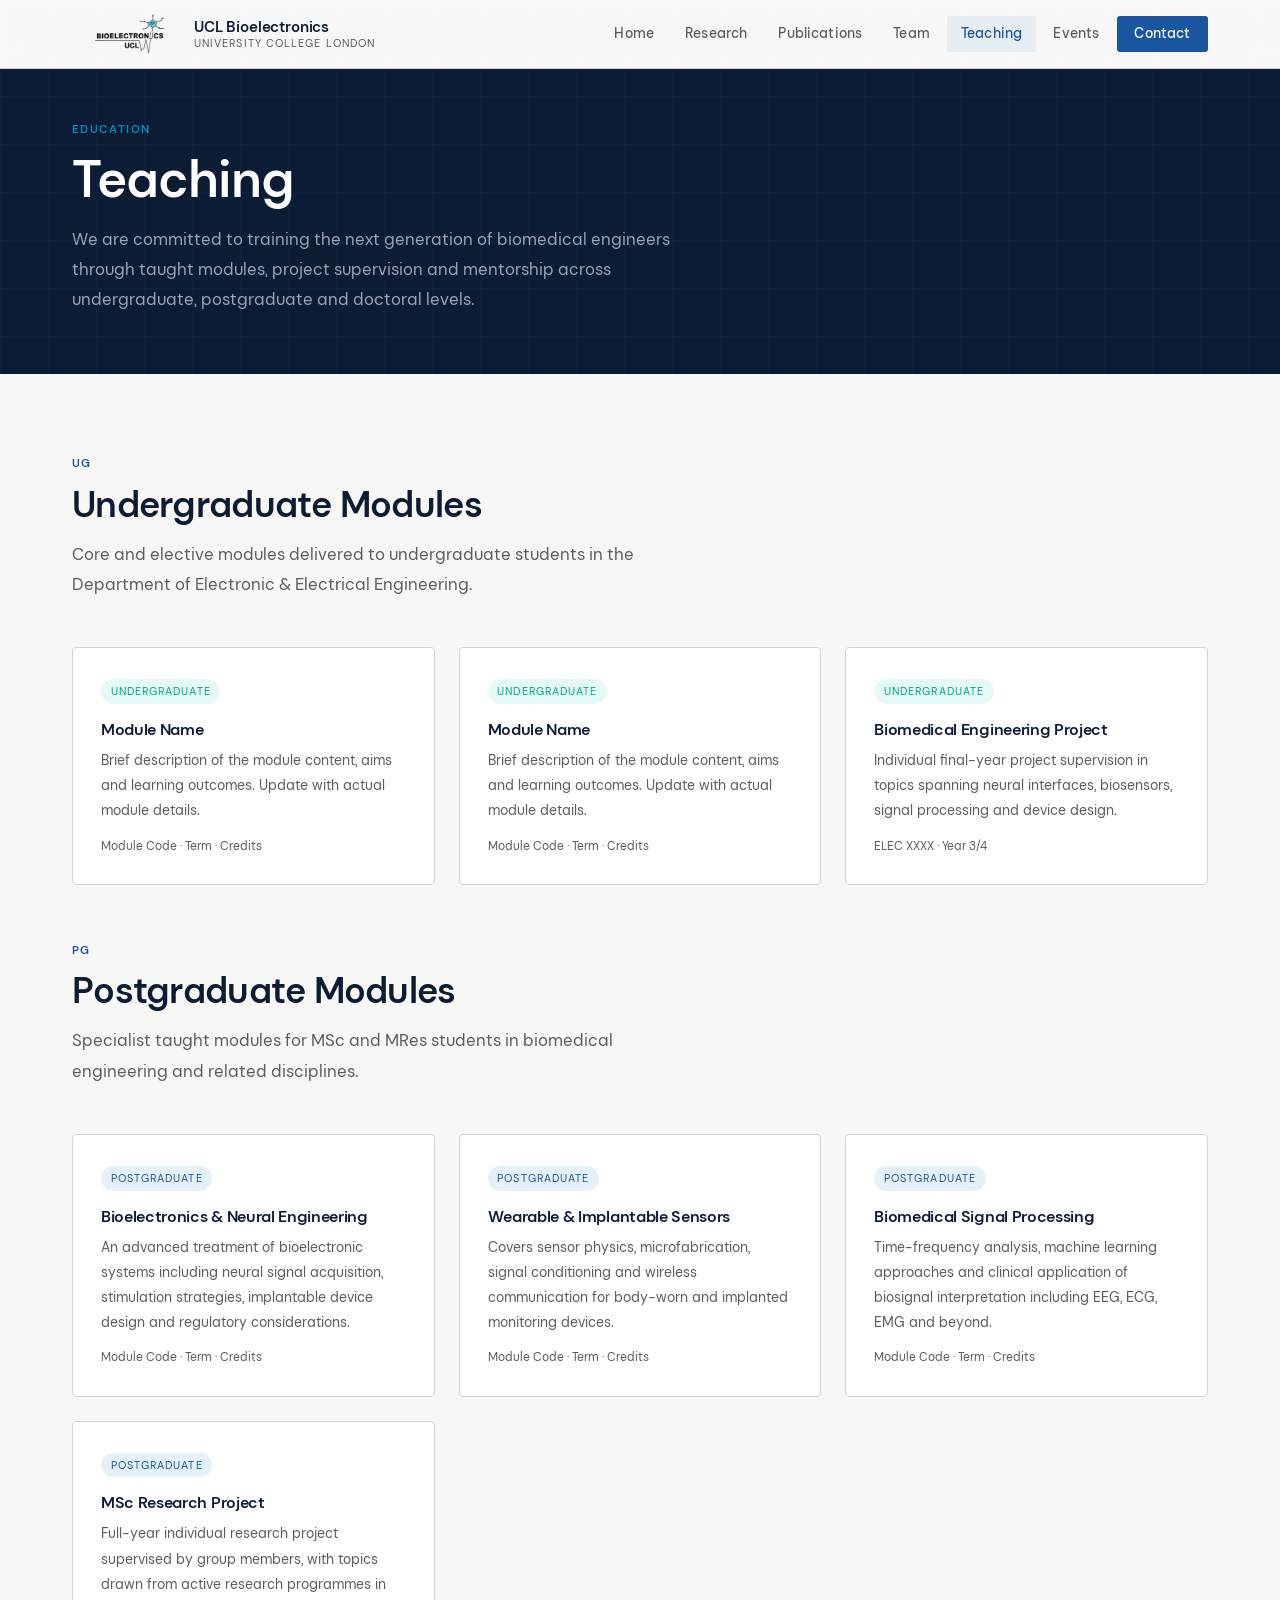
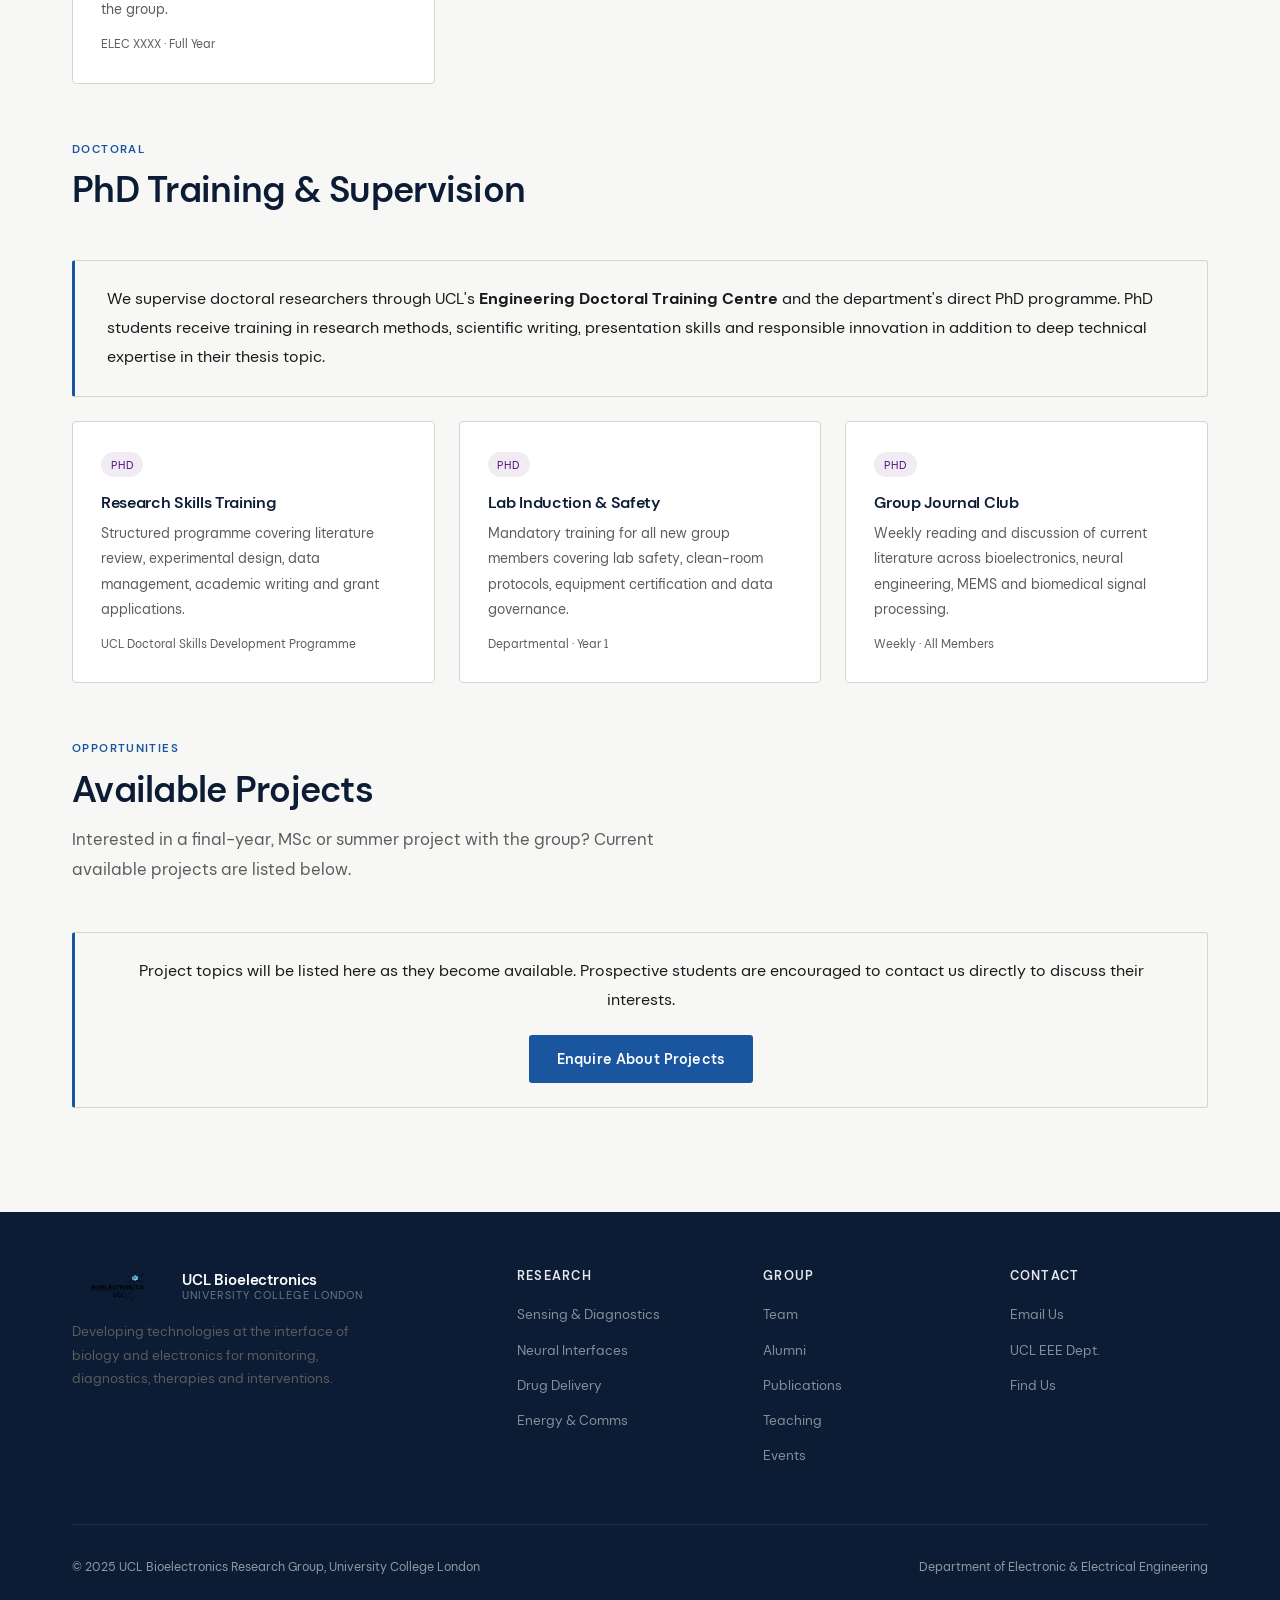
<file: teaching.html>
<!DOCTYPE html>
<html lang="en">
<head>
  <meta charset="UTF-8" />
  <meta name="viewport" content="width=device-width, initial-scale=1.0" />
  <title>Teaching – UCL Bioelectronics</title>
  <meta name="description" content="Teaching activities of the UCL Bioelectronics Research Group." />
  <link rel="stylesheet" href="css/style.css" />
  <link rel="icon" type="image/png" href="images/logo.png" />
</head>
<body>

<nav class="nav">
  <div class="nav-inner">
    <a href="index.html" class="nav-logo">
      <img src="images/logo.png" alt="UCL Bioelectronics Logo" />
      <span class="nav-logo-text">
        <span class="group-name">UCL Bioelectronics</span>
        <span class="institution">University College London</span>
      </span>
    </a>
    <ul class="nav-links">
      <li><a href="index.html">Home</a></li>
      <li><a href="research.html">Research</a></li>
      <li><a href="publications.html">Publications</a></li>
      <li><a href="team.html">Team</a></li>
      <li><a href="teaching.html" class="active">Teaching</a></li>
      <li><a href="events.html">Events</a></li>
      <li><a href="mailto:bioelectronics@ucl.ac.uk" class="nav-cta">Contact</a></li>
    </ul>
    <button class="nav-toggle" aria-label="Toggle navigation">
      <span></span><span></span><span></span>
    </button>
  </div>
</nav>

<div class="page-hero">
  <div class="container">
    <div class="page-hero-content">
      <span class="section-label">Education</span>
      <h1>Teaching</h1>
      <p>We are committed to training the next generation of biomedical engineers through taught modules, project supervision and mentorship across undergraduate, postgraduate and doctoral levels.</p>
    </div>
  </div>
</div>

<section class="teaching">
  <div class="container">

    <!-- ── Undergraduate ─────────────────── -->
    <div class="section-header fade-up">
      <span class="section-label">UG</span>
      <h2>Undergraduate Modules</h2>
      <p>Core and elective modules delivered to undergraduate students in the Department of Electronic &amp; Electrical Engineering.</p>
    </div>

    <div class="course-grid fade-up">
      <div class="course-card">
        <span class="course-level level-ug">Undergraduate</span>
        <h3>Module Name</h3>
        <p>Brief description of the module content, aims and learning outcomes. Update with actual module details.</p>
        <div class="course-code">Module Code · Term · Credits</div>
      </div>

      <div class="course-card">
        <span class="course-level level-ug">Undergraduate</span>
        <h3>Module Name</h3>
        <p>Brief description of the module content, aims and learning outcomes. Update with actual module details.</p>
        <div class="course-code">Module Code · Term · Credits</div>
      </div>

      <div class="course-card">
        <span class="course-level level-ug">Undergraduate</span>
        <h3>Biomedical Engineering Project</h3>
        <p>Individual final-year project supervision in topics spanning neural interfaces, biosensors, signal processing and device design.</p>
        <div class="course-code">ELEC XXXX · Year 3/4</div>
      </div>
    </div>

    <!-- ── Postgraduate ───────────────────── -->
    <div class="section-header fade-up" style="margin-top:3.5rem;">
      <span class="section-label">PG</span>
      <h2>Postgraduate Modules</h2>
      <p>Specialist taught modules for MSc and MRes students in biomedical engineering and related disciplines.</p>
    </div>

    <div class="course-grid fade-up">
      <div class="course-card">
        <span class="course-level level-pg">Postgraduate</span>
        <h3>Bioelectronics &amp; Neural Engineering</h3>
        <p>An advanced treatment of bioelectronic systems including neural signal acquisition, stimulation strategies, implantable device design and regulatory considerations.</p>
        <div class="course-code">Module Code · Term · Credits</div>
      </div>

      <div class="course-card">
        <span class="course-level level-pg">Postgraduate</span>
        <h3>Wearable &amp; Implantable Sensors</h3>
        <p>Covers sensor physics, microfabrication, signal conditioning and wireless communication for body-worn and implanted monitoring devices.</p>
        <div class="course-code">Module Code · Term · Credits</div>
      </div>

      <div class="course-card">
        <span class="course-level level-pg">Postgraduate</span>
        <h3>Biomedical Signal Processing</h3>
        <p>Time-frequency analysis, machine learning approaches and clinical application of biosignal interpretation including EEG, ECG, EMG and beyond.</p>
        <div class="course-code">Module Code · Term · Credits</div>
      </div>

      <div class="course-card">
        <span class="course-level level-pg">Postgraduate</span>
        <h3>MSc Research Project</h3>
        <p>Full-year individual research project supervised by group members, with topics drawn from active research programmes in the group.</p>
        <div class="course-code">ELEC XXXX · Full Year</div>
      </div>
    </div>

    <!-- ── PhD ───────────────────────────── -->
    <div class="section-header fade-up" style="margin-top:3.5rem;">
      <span class="section-label">Doctoral</span>
      <h2>PhD Training &amp; Supervision</h2>
    </div>

    <div class="highlight-box fade-up">
      <p>We supervise doctoral researchers through UCL's <strong>Engineering Doctoral Training Centre</strong> and the department's direct PhD programme. PhD students receive training in research methods, scientific writing, presentation skills and responsible innovation in addition to deep technical expertise in their thesis topic.</p>
    </div>

    <div class="course-grid fade-up" style="margin-top:1.5rem;">
      <div class="course-card">
        <span class="course-level level-phd">PhD</span>
        <h3>Research Skills Training</h3>
        <p>Structured programme covering literature review, experimental design, data management, academic writing and grant applications.</p>
        <div class="course-code">UCL Doctoral Skills Development Programme</div>
      </div>

      <div class="course-card">
        <span class="course-level level-phd">PhD</span>
        <h3>Lab Induction &amp; Safety</h3>
        <p>Mandatory training for all new group members covering lab safety, clean-room protocols, equipment certification and data governance.</p>
        <div class="course-code">Departmental · Year 1</div>
      </div>

      <div class="course-card">
        <span class="course-level level-phd">PhD</span>
        <h3>Group Journal Club</h3>
        <p>Weekly reading and discussion of current literature across bioelectronics, neural engineering, MEMS and biomedical signal processing.</p>
        <div class="course-code">Weekly · All Members</div>
      </div>
    </div>

    <!-- ── Student Projects ───────────────── -->
    <div class="section-header fade-up" style="margin-top:3.5rem;">
      <span class="section-label">Opportunities</span>
      <h2>Available Projects</h2>
      <p>Interested in a final-year, MSc or summer project with the group? Current available projects are listed below.</p>
    </div>

    <div class="highlight-box fade-up" style="text-align:center;">
      <p style="margin-bottom:1.25rem;">Project topics will be listed here as they become available. Prospective students are encouraged to contact us directly to discuss their interests.</p>
      <a href="mailto:bioelectronics@ucl.ac.uk" class="btn btn-primary">Enquire About Projects</a>
    </div>

  </div>
</section>

<footer>
  <div class="container">
    <div class="footer-grid">
      <div class="footer-brand">
        <a href="index.html" class="nav-logo" style="margin-bottom:1rem;display:flex;">
          <img src="images/logo.png" alt="UCL Bioelectronics" style="height:36px;" />
          <span class="nav-logo-text" style="margin-left:0.75rem;">
            <span class="group-name">UCL Bioelectronics</span>
            <span class="institution">University College London</span>
          </span>
        </a>
        <p>Developing technologies at the interface of biology and electronics for monitoring, diagnostics, therapies and interventions.</p>
      </div>
      <div class="footer-col">
        <h5>Research</h5>
        <ul>
          <li><a href="research.html#sensing">Sensing &amp; Diagnostics</a></li>
          <li><a href="research.html#neural">Neural Interfaces</a></li>
          <li><a href="research.html#drug">Drug Delivery</a></li>
          <li><a href="research.html#energy">Energy &amp; Comms</a></li>
        </ul>
      </div>
      <div class="footer-col">
        <h5>Group</h5>
        <ul>
          <li><a href="team.html">Team</a></li>
          <li><a href="team.html#alumni">Alumni</a></li>
          <li><a href="publications.html">Publications</a></li>
          <li><a href="teaching.html">Teaching</a></li>
          <li><a href="events.html">Events</a></li>
        </ul>
      </div>
      <div class="footer-col">
        <h5>Contact</h5>
        <ul>
          <li><a href="mailto:bioelectronics@ucl.ac.uk">Email Us</a></li>
          <li><a href="https://www.ucl.ac.uk/electronic-electrical-engineering/" target="_blank">UCL EEE Dept.</a></li>
          <li><a href="#">Find Us</a></li>
        </ul>
      </div>
    </div>
    <div class="footer-bottom">
      <span>&copy; 2025 UCL Bioelectronics Research Group, University College London</span>
      <span>Department of Electronic &amp; Electrical Engineering</span>
    </div>
  </div>
</footer>

<script src="js/main.js"></script>
</body>
</html>
</file>
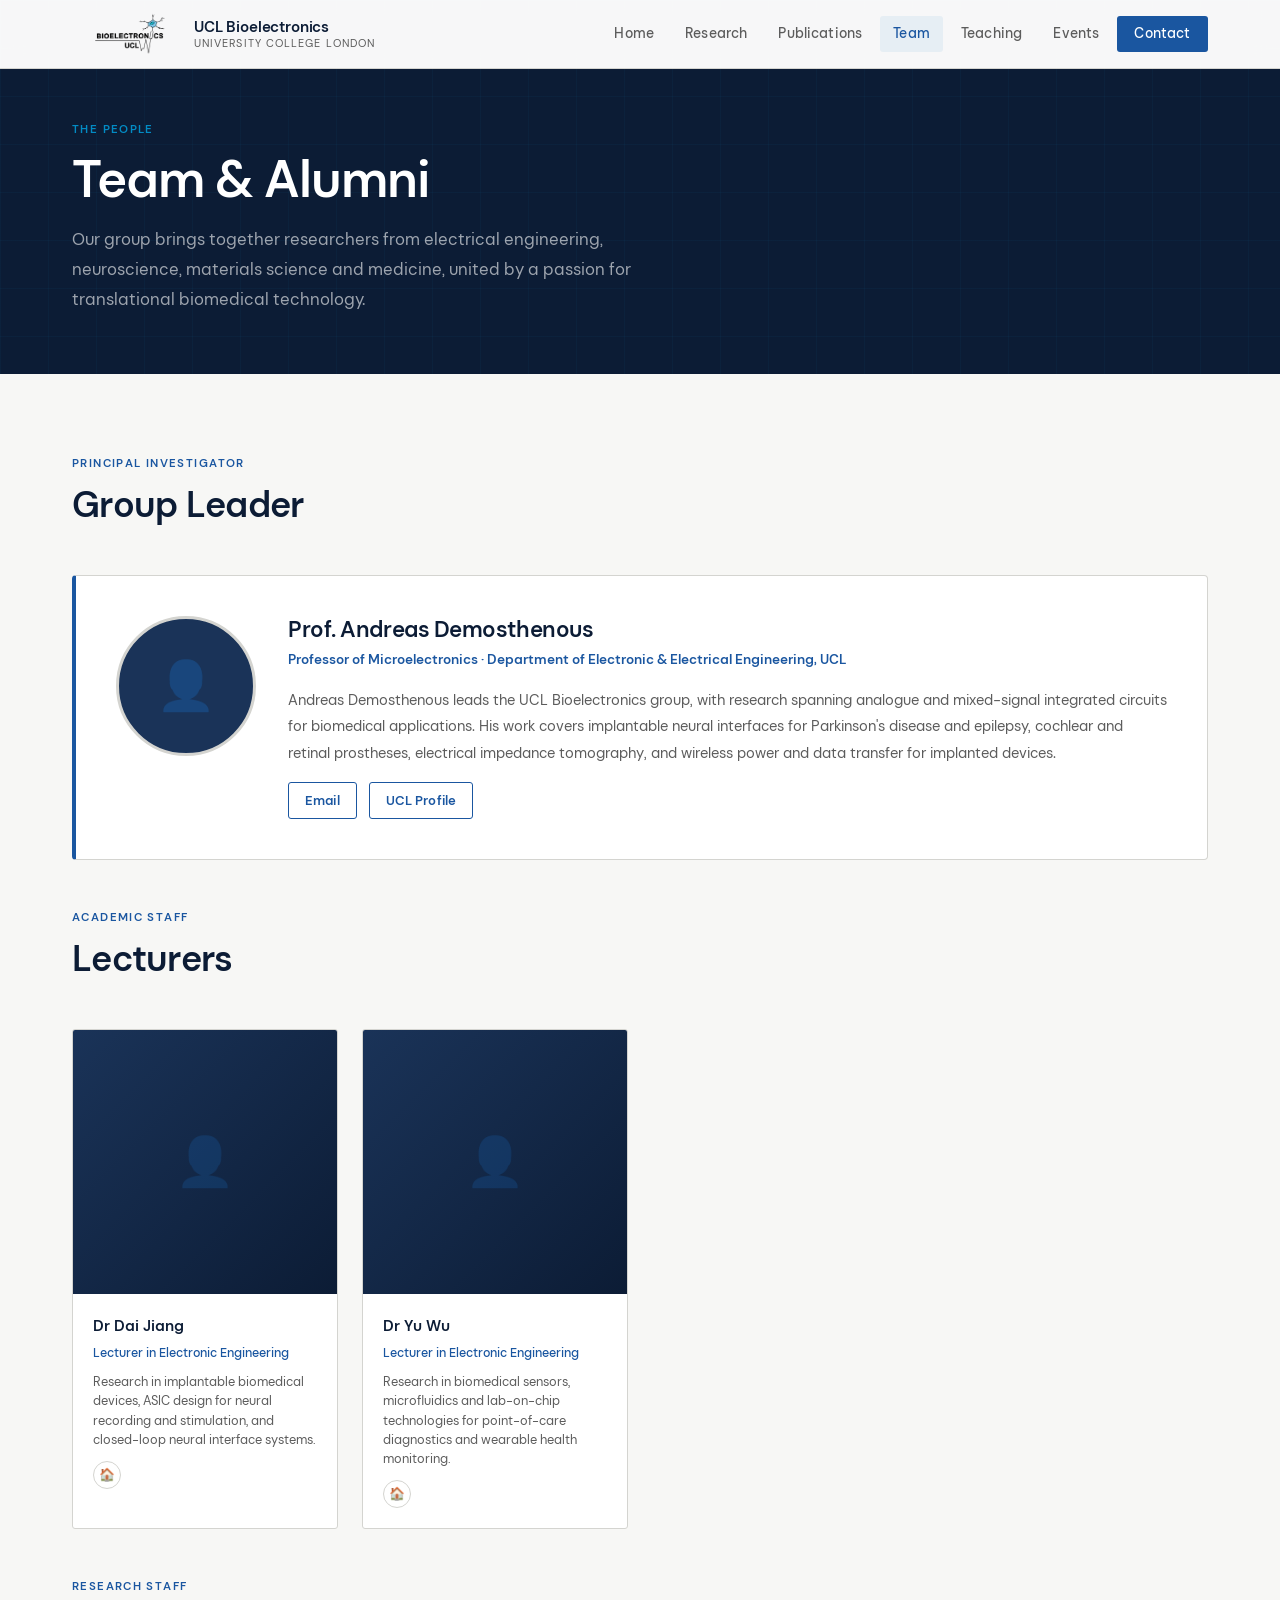
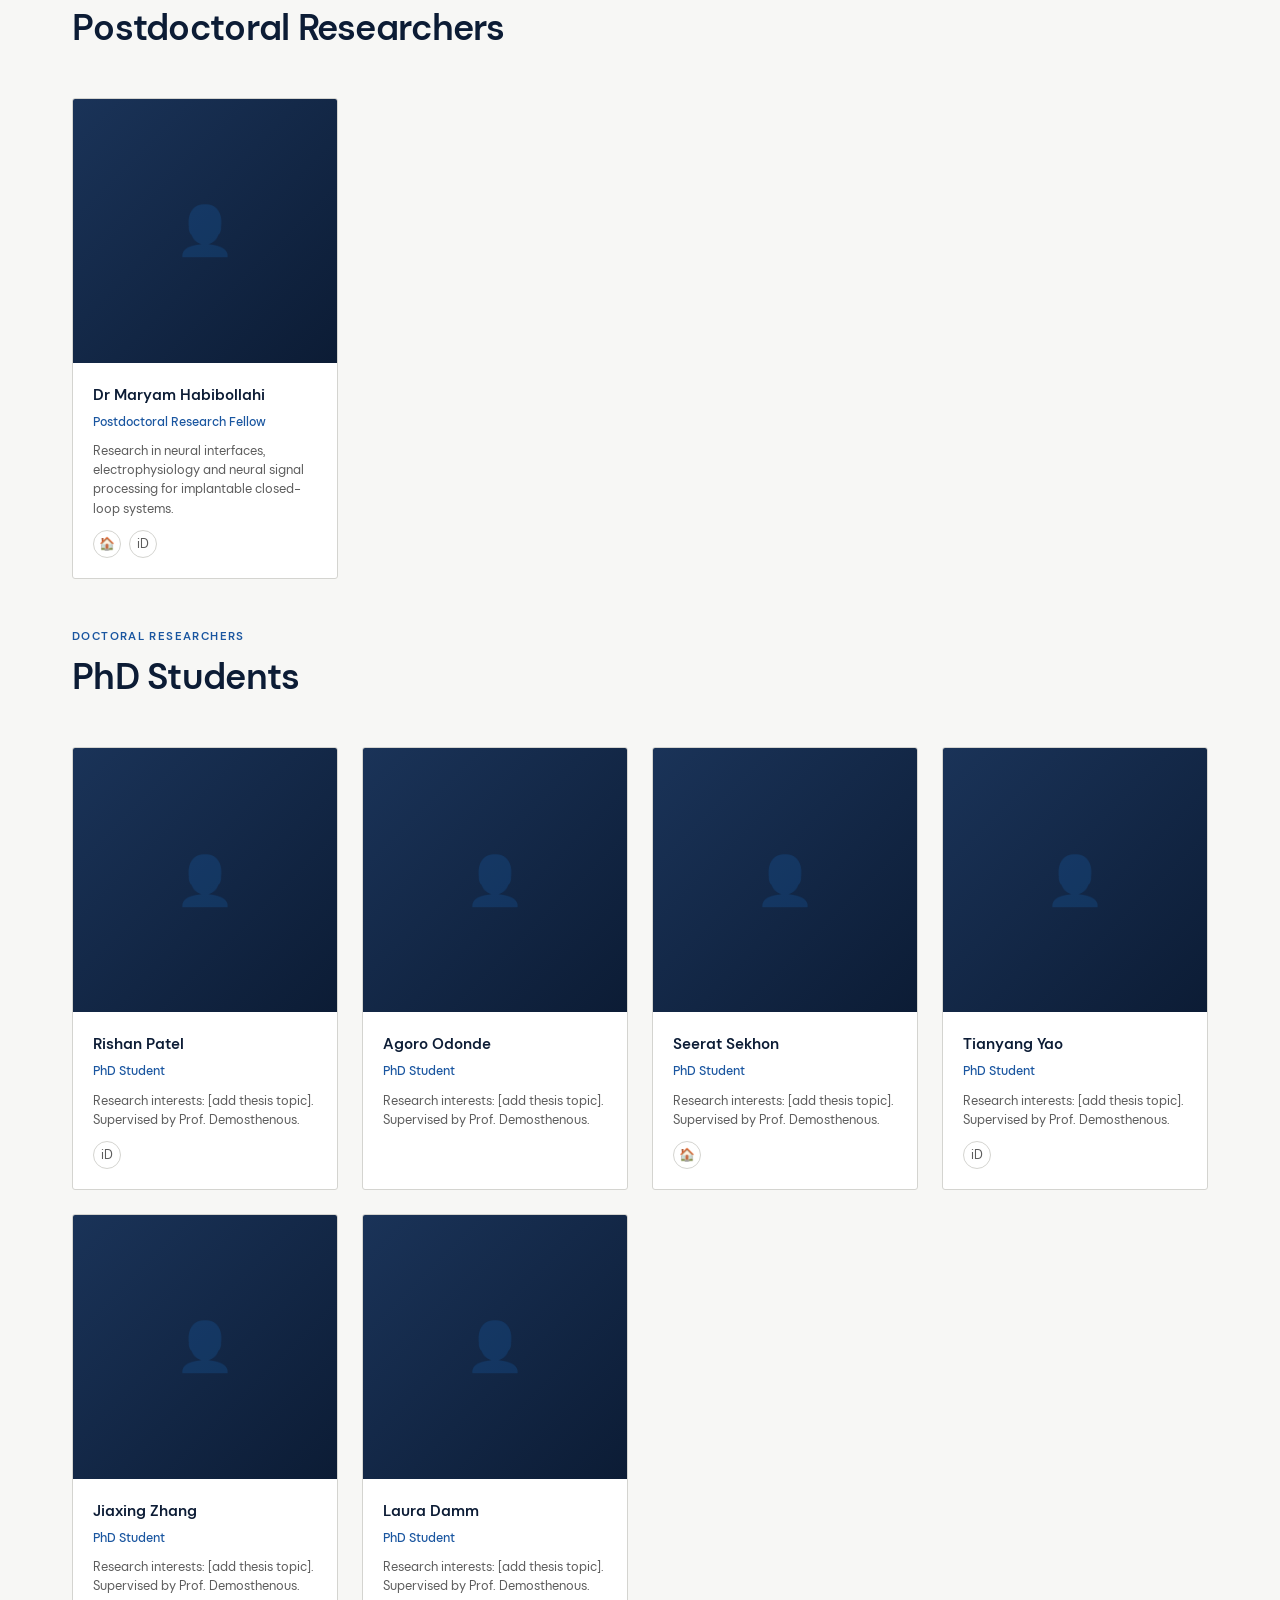
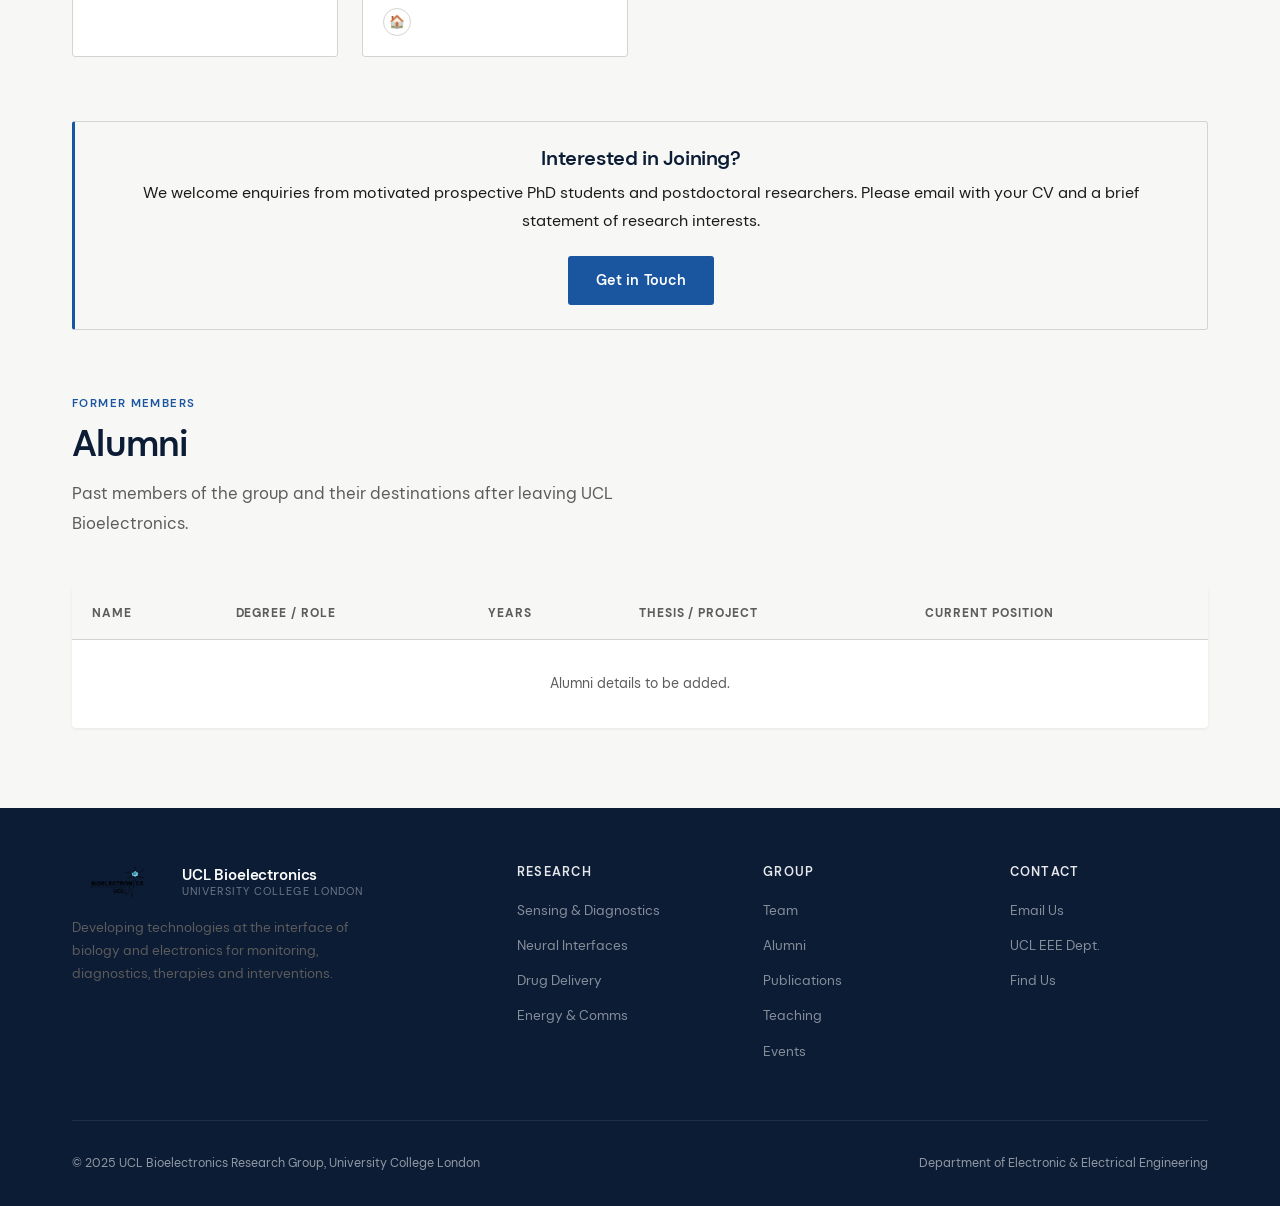
<file: team.html>
<!DOCTYPE html>
<html lang="en">
<head>
  <meta charset="UTF-8" />
  <meta name="viewport" content="width=device-width, initial-scale=1.0" />
  <title>Team &amp; Alumni – UCL Bioelectronics</title>
  <meta name="description" content="Meet the UCL Bioelectronics Research Group: staff, PhD students and alumni." />
  <link rel="stylesheet" href="css/style.css" />
  <link rel="icon" type="image/png" href="images/logo.png" />
</head>
<body>

<nav class="nav">
  <div class="nav-inner">
    <a href="index.html" class="nav-logo">
      <img src="images/logo.png" alt="UCL Bioelectronics Logo" />
      <span class="nav-logo-text">
        <span class="group-name">UCL Bioelectronics</span>
        <span class="institution">University College London</span>
      </span>
    </a>
    <ul class="nav-links">
      <li><a href="index.html">Home</a></li>
      <li><a href="research.html">Research</a></li>
      <li><a href="publications.html">Publications</a></li>
      <li><a href="team.html" class="active">Team</a></li>
      <li><a href="teaching.html">Teaching</a></li>
      <li><a href="events.html">Events</a></li>
      <li><a href="mailto:a.demosthenous@ucl.ac.uk" class="nav-cta">Contact</a></li>
    </ul>
    <button class="nav-toggle" aria-label="Toggle navigation">
      <span></span><span></span><span></span>
    </button>
  </div>
</nav>

<div class="page-hero">
  <div class="container">
    <div class="page-hero-content">
      <span class="section-label">The People</span>
      <h1>Team &amp; Alumni</h1>
      <p>Our group brings together researchers from electrical engineering, neuroscience, materials science and medicine, united by a passion for translational biomedical technology.</p>
    </div>
  </div>
</div>

<section class="team">
  <div class="container">

    <!-- ── Principal Investigator ───────── -->
    <div class="section-header fade-up">
      <span class="section-label">Principal Investigator</span>
      <h2>Group Leader</h2>
    </div>

    <div class="pi-card fade-up">
      <div class="pi-photo">
        <!-- Replace with: <img src="images/team/demosthenous.jpg" alt="Prof Andreas Demosthenous" /> -->
        <span>👤</span>
      </div>
      <div class="pi-info">
        <h3>Prof. Andreas Demosthenous</h3>
        <div class="pi-role">Professor of Microelectronics · Department of Electronic &amp; Electrical Engineering, UCL</div>
        <p class="pi-bio">
          Andreas Demosthenous leads the UCL Bioelectronics group, with research spanning analogue and mixed-signal integrated circuits for biomedical applications. His work covers implantable neural interfaces for Parkinson's disease and epilepsy, cochlear and retinal prostheses, electrical impedance tomography, and wireless power and data transfer for implanted devices.
        </p>
        <div class="pi-links">
          <a href="mailto:a.demosthenous@ucl.ac.uk" class="btn btn-outline" style="font-size:0.82rem;padding:0.4rem 1rem;">Email</a>
          <a href="https://profiles.ucl.ac.uk/10892-andreas-demosthenous" target="_blank" class="btn btn-outline" style="font-size:0.82rem;padding:0.4rem 1rem;">UCL Profile</a>
        </div>
      </div>
    </div>

    <!-- ── Lecturers ───────────────────── -->
    <div class="section-header fade-up" style="margin-top:3rem;">
      <span class="section-label">Academic Staff</span>
      <h2>Lecturers</h2>
    </div>

    <div class="team-grid fade-up">

      <div class="member-card">
        <div class="member-photo">
          <!-- Replace with: <img src="images/team/jiang.jpg" alt="Dr Dai Jiang" /> -->
          <div class="member-placeholder">👤</div>
        </div>
        <div class="member-info">
          <div class="member-name">Dr Dai Jiang</div>
          <div class="member-role">Lecturer in Electronic Engineering</div>
          <div class="member-research">Research in implantable biomedical devices, ASIC design for neural recording and stimulation, and closed-loop neural interface systems.</div>
          <div class="member-links">
            <a href="https://profiles.ucl.ac.uk/5102-dai-jiang" target="_blank" class="member-link" title="UCL Profile">&#127968;</a>
          </div>
        </div>
      </div>

      <div class="member-card">
        <div class="member-photo">
          <!-- Replace with: <img src="images/team/wu.jpg" alt="Dr Yu Wu" /> -->
          <div class="member-placeholder">👤</div>
        </div>
        <div class="member-info">
          <div class="member-name">Dr Yu Wu</div>
          <div class="member-role">Lecturer in Electronic Engineering</div>
          <div class="member-research">Research in biomedical sensors, microfluidics and lab-on-chip technologies for point-of-care diagnostics and wearable health monitoring.</div>
          <div class="member-links">
            <a href="https://profiles.ucl.ac.uk/45781-yu-wu" target="_blank" class="member-link" title="UCL Profile">&#127968;</a>
          </div>
        </div>
      </div>

    </div>

    <!-- ── Postdoctoral Researchers ──────── -->
    <div class="section-header fade-up" style="margin-top:3rem;">
      <span class="section-label">Research Staff</span>
      <h2>Postdoctoral Researchers</h2>
    </div>

    <div class="team-grid fade-up">

      <div class="member-card">
        <div class="member-photo">
          <!-- Replace with: <img src="images/team/habibollahi.jpg" alt="Dr Maryam Habibollahi" /> -->
          <div class="member-placeholder">👤</div>
        </div>
        <div class="member-info">
          <div class="member-name">Dr Maryam Habibollahi</div>
          <div class="member-role">Postdoctoral Research Fellow</div>
          <div class="member-research">Research in neural interfaces, electrophysiology and neural signal processing for implantable closed-loop systems.</div>
          <div class="member-links">
            <a href="https://profiles.ucl.ac.uk/73350-maryam-habibollahi" target="_blank" class="member-link" title="UCL Profile">&#127968;</a>
            <a href="https://orcid.org/0000-0003-2755-0750" target="_blank" class="member-link" title="ORCID">iD</a>
          </div>
        </div>
      </div>

    </div>

    <!-- ── PhD Students ──────────────────── -->
    <div class="section-header fade-up" style="margin-top:3rem;">
      <span class="section-label">Doctoral Researchers</span>
      <h2>PhD Students</h2>
    </div>

    <div class="team-grid fade-up">

      <div class="member-card">
        <div class="member-photo">
          <!-- Replace with: <img src="images/team/patel.jpg" alt="Rishan Patel" /> -->
          <div class="member-placeholder">👤</div>
        </div>
        <div class="member-info">
          <div class="member-name">Rishan Patel</div>
          <div class="member-role">PhD Student</div>
          <div class="member-research">Research interests: [add thesis topic]. Supervised by Prof. Demosthenous.</div>
          <div class="member-links">
            <a href="https://orcid.org/0009-0006-8848-8574" target="_blank" class="member-link" title="ORCID">iD</a>
          </div>
        </div>
      </div>

      <div class="member-card">
        <div class="member-photo">
          <!-- Replace with: <img src="images/team/odonde.jpg" alt="Agoro Odonde" /> -->
          <div class="member-placeholder">👤</div>
        </div>
        <div class="member-info">
          <div class="member-name">Agoro Odonde</div>
          <div class="member-role">PhD Student</div>
          <div class="member-research">Research interests: [add thesis topic]. Supervised by Prof. Demosthenous.</div>
        </div>
      </div>

      <div class="member-card">
        <div class="member-photo">
          <!-- Replace with: <img src="images/team/sekhon.jpg" alt="Seerat Sekhon" /> -->
          <div class="member-placeholder">👤</div>
        </div>
        <div class="member-info">
          <div class="member-name">Seerat Sekhon</div>
          <div class="member-role">PhD Student</div>
          <div class="member-research">Research interests: [add thesis topic]. Supervised by Prof. Demosthenous.</div>
          <div class="member-links">
            <a href="https://profiles.ucl.ac.uk/98361-seerat-sekhon" target="_blank" class="member-link" title="UCL Profile">&#127968;</a>
          </div>
        </div>
      </div>

      <div class="member-card">
        <div class="member-photo">
          <!-- Replace with: <img src="images/team/yao.jpg" alt="Tianyang Yao" /> -->
          <div class="member-placeholder">👤</div>
        </div>
        <div class="member-info">
          <div class="member-name">Tianyang Yao</div>
          <div class="member-role">PhD Student</div>
          <div class="member-research">Research interests: [add thesis topic]. Supervised by Prof. Demosthenous.</div>
          <div class="member-links">
            <a href="https://orcid.org/0009-0007-9323-279X" target="_blank" class="member-link" title="ORCID">iD</a>
          </div>
        </div>
      </div>

      <div class="member-card">
        <div class="member-photo">
          <!-- Replace with: <img src="images/team/zhang.jpg" alt="Jiaxing Zhang" /> -->
          <div class="member-placeholder">👤</div>
        </div>
        <div class="member-info">
          <div class="member-name">Jiaxing Zhang</div>
          <div class="member-role">PhD Student</div>
          <div class="member-research">Research interests: [add thesis topic]. Supervised by Prof. Demosthenous.</div>
        </div>
      </div>

      <div class="member-card">
        <div class="member-photo">
          <!-- Replace with: <img src="images/team/damm.jpg" alt="Laura Damm" /> -->
          <div class="member-placeholder">👤</div>
        </div>
        <div class="member-info">
          <div class="member-name">Laura Damm</div>
          <div class="member-role">PhD Student</div>
          <div class="member-research">Research interests: [add thesis topic]. Supervised by Prof. Demosthenous.</div>
          <div class="member-links">
            <a href="https://profiles.ucl.ac.uk/95926-laura-m-damm" target="_blank" class="member-link" title="UCL Profile">&#127968;</a>
          </div>
        </div>
      </div>

    </div>

    <!-- ── Join Us ──────────────────────── -->
    <div class="highlight-box fade-up" style="margin-top:4rem;text-align:center;">
      <h3 style="margin-bottom:0.5rem;color:var(--navy);">Interested in Joining?</h3>
      <p style="margin-bottom:1.25rem;">We welcome enquiries from motivated prospective PhD students and postdoctoral researchers. Please email with your CV and a brief statement of research interests.</p>
      <a href="mailto:a.demosthenous@ucl.ac.uk" class="btn btn-primary">Get in Touch</a>
    </div>

    <!-- ── Alumni ────────────────────────── -->
    <div class="alumni-section" id="alumni">
      <div class="section-header fade-up">
        <span class="section-label">Former Members</span>
        <h2>Alumni</h2>
        <p>Past members of the group and their destinations after leaving UCL Bioelectronics.</p>
      </div>

      <table class="alumni-table fade-up">
        <thead>
          <tr>
            <th>Name</th>
            <th>Degree / Role</th>
            <th>Years</th>
            <th>Thesis / Project</th>
            <th>Current Position</th>
          </tr>
        </thead>
        <tbody>
          <tr>
            <td colspan="5" style="text-align:center;color:var(--text-muted);font-size:0.875rem;padding:2rem;">Alumni details to be added.</td>
          </tr>
        </tbody>
      </table>
    </div>

  </div>
</section>

<footer>
  <div class="container">
    <div class="footer-grid">
      <div class="footer-brand">
        <a href="index.html" class="nav-logo" style="margin-bottom:1rem;display:flex;">
          <img src="images/logo.png" alt="UCL Bioelectronics" style="height:36px;" />
          <span class="nav-logo-text" style="margin-left:0.75rem;">
            <span class="group-name">UCL Bioelectronics</span>
            <span class="institution">University College London</span>
          </span>
        </a>
        <p>Developing technologies at the interface of biology and electronics for monitoring, diagnostics, therapies and interventions.</p>
      </div>
      <div class="footer-col">
        <h5>Research</h5>
        <ul>
          <li><a href="research.html#sensing">Sensing &amp; Diagnostics</a></li>
          <li><a href="research.html#neural">Neural Interfaces</a></li>
          <li><a href="research.html#drug">Drug Delivery</a></li>
          <li><a href="research.html#energy">Energy &amp; Comms</a></li>
        </ul>
      </div>
      <div class="footer-col">
        <h5>Group</h5>
        <ul>
          <li><a href="team.html">Team</a></li>
          <li><a href="team.html#alumni">Alumni</a></li>
          <li><a href="publications.html">Publications</a></li>
          <li><a href="teaching.html">Teaching</a></li>
          <li><a href="events.html">Events</a></li>
        </ul>
      </div>
      <div class="footer-col">
        <h5>Contact</h5>
        <ul>
          <li><a href="mailto:a.demosthenous@ucl.ac.uk">Email Us</a></li>
          <li><a href="https://www.ucl.ac.uk/electronic-electrical-engineering/" target="_blank">UCL EEE Dept.</a></li>
          <li><a href="#">Find Us</a></li>
        </ul>
      </div>
    </div>
    <div class="footer-bottom">
      <span>&copy; 2025 UCL Bioelectronics Research Group, University College London</span>
      <span>Department of Electronic &amp; Electrical Engineering</span>
    </div>
  </div>
</footer>

<script src="js/main.js"></script>
</body>
</html>
</file>
<file: css/style.css>
/* ============================================
   UCL Bioelectronics – Main Stylesheet
   Design: Clean, scientific, technical
   ============================================ */

@import url('https://fonts.googleapis.com/css2?family=Inter:wght@300;400;500;600;700&display=swap');

/* UCL Sans – UCL's proprietary brand font */
@font-face {
  font-family: 'UCL Sans';
  src: url('../fonts/UCL Sans/UCL Sans/UCLSans-ExtraLight.ttf') format('truetype');
  font-weight: 200; font-style: normal; font-display: swap;
}
@font-face {
  font-family: 'UCL Sans';
  src: url('../fonts/UCL Sans/UCL Sans/UCLSans-ExtraLightItalic.ttf') format('truetype');
  font-weight: 200; font-style: italic; font-display: swap;
}
@font-face {
  font-family: 'UCL Sans';
  src: url('../fonts/UCL Sans/UCL Sans/UCLSans-Light.ttf') format('truetype');
  font-weight: 300; font-style: normal; font-display: swap;
}
@font-face {
  font-family: 'UCL Sans';
  src: url('../fonts/UCL Sans/UCL Sans/UCLSans-LightItalic.ttf') format('truetype');
  font-weight: 300; font-style: italic; font-display: swap;
}
@font-face {
  font-family: 'UCL Sans';
  src: url('../fonts/UCL Sans/UCL Sans/UCLSans-Regular.ttf') format('truetype');
  font-weight: 400; font-style: normal; font-display: swap;
}
@font-face {
  font-family: 'UCL Sans';
  src: url('../fonts/UCL Sans/UCL Sans/UCLSans-Italic.ttf') format('truetype');
  font-weight: 400; font-style: italic; font-display: swap;
}
@font-face {
  font-family: 'UCL Sans';
  src: url('../fonts/UCL Sans/UCL Sans/UCLSans-Medium.ttf') format('truetype');
  font-weight: 500; font-style: normal; font-display: swap;
}
@font-face {
  font-family: 'UCL Sans';
  src: url('../fonts/UCL Sans/UCL Sans/UCLSans-MediumItalic.ttf') format('truetype');
  font-weight: 500; font-style: italic; font-display: swap;
}
@font-face {
  font-family: 'UCL Sans';
  src: url('../fonts/UCL Sans/UCL Sans/UCLSans-SemiBold.ttf') format('truetype');
  font-weight: 600; font-style: normal; font-display: swap;
}
@font-face {
  font-family: 'UCL Sans';
  src: url('../fonts/UCL Sans/UCL Sans/UCLSans-SemiBoldItalic.ttf') format('truetype');
  font-weight: 600; font-style: italic; font-display: swap;
}
@font-face {
  font-family: 'UCL Sans';
  src: url('../fonts/UCL Sans/UCL Sans/UCLSans-Bold.ttf') format('truetype');
  font-weight: 700; font-style: normal; font-display: swap;
}
@font-face {
  font-family: 'UCL Sans';
  src: url('../fonts/UCL Sans/UCL Sans/UCLSans-BoldItalic.ttf') format('truetype');
  font-weight: 700; font-style: italic; font-display: swap;
}

/* ── Variables ─────────────────────────────── */
:root {
  --navy:        #0c1c35;
  --navy-mid:    #0f2040;
  --navy-light:  #1a3358;
  --blue:        #1a56a0;
  --blue-bright: #1a56a0;
  --ucl-purple:  #500778;
  --bg:          #f7f7f5;
  --bg-card:     #ffffff;
  --text:        #1a1a1a;
  --text-muted:  #5c5c5c;
  --border:      #d4d4d0;
  --shadow-sm:   0 1px 3px rgba(0,0,0,0.07);
  --shadow-md:   0 2px 8px rgba(0,0,0,0.09);
  --shadow-lg:   0 4px 16px rgba(0,0,0,0.10);
  --radius:      3px;
  --radius-lg:   4px;
  --transition:  0.2s ease;
  --font:        'UCL Sans', 'Inter', system-ui, sans-serif;
  --font-mono:   'UCL Sans', 'Inter', system-ui, sans-serif;
}

/* ── Reset & Base ──────────────────────────── */
*, *::before, *::after { box-sizing: border-box; margin: 0; padding: 0; }

html { scroll-behavior: smooth; font-size: 16px; }

body {
  font-family: var(--font);
  background: var(--bg);
  color: var(--text);
  line-height: 1.7;
  -webkit-font-smoothing: antialiased;
}

img { max-width: 100%; display: block; }
a { color: var(--blue); text-decoration: none; transition: color var(--transition); }
a:hover { color: var(--blue-bright); }

/* ── Typography ────────────────────────────── */
h1, h2, h3, h4, h5 {
  font-weight: 600;
  line-height: 1.25;
  color: var(--navy);
  letter-spacing: -0.02em;
}
h1 { font-size: clamp(2rem, 4vw, 3.25rem); }
h2 { font-size: clamp(1.5rem, 3vw, 2.25rem); }
h3 { font-size: 1.25rem; }
h4 { font-size: 1.05rem; font-weight: 500; }
p  { color: var(--text-muted); line-height: 1.8; }

.section-label {
  font-size: 0.72rem;
  font-weight: 600;
  letter-spacing: 0.12em;
  text-transform: uppercase;
  color: var(--blue);
  display: block;
  margin-bottom: 0.5rem;
}

/* ── Layout ────────────────────────────────── */
.container {
  max-width: 1200px;
  margin: 0 auto;
  padding: 0 2rem;
}

section { padding: 80px 0; }

.section-header {
  margin-bottom: 3rem;
}
.section-header.centered { text-align: center; }
.section-header h2 { margin-bottom: 0.75rem; }
.section-header p { max-width: 640px; font-size: 1.05rem; }
.section-header.centered p { margin: 0 auto; }

/* ── Navigation ────────────────────────────── */
.nav {
  position: fixed;
  top: 0;
  left: 0;
  right: 0;
  z-index: 1000;
  background: rgba(255, 255, 255, 0.97);
  backdrop-filter: blur(12px);
  -webkit-backdrop-filter: blur(12px);
  border-bottom: 1px solid var(--border);
  transition: box-shadow var(--transition);
}

.nav.scrolled { box-shadow: 0 4px 20px rgba(10,31,61,0.1); }

.nav-inner {
  display: flex;
  align-items: center;
  justify-content: space-between;
  height: 68px;
  padding: 0 2rem;
  max-width: 1200px;
  margin: 0 auto;
}

.nav-logo {
  display: flex;
  align-items: center;
  gap: 0.75rem;
  text-decoration: none;
}

.nav-logo img {
  height: 46px;
  width: auto;
}

.nav-logo-text {
  display: flex;
  flex-direction: column;
  line-height: 1.2;
}
.nav-logo-text .group-name {
  font-size: 0.95rem;
  font-weight: 600;
  color: var(--navy);
  letter-spacing: -0.01em;
}
.nav-logo-text .institution {
  font-size: 0.68rem;
  font-family: var(--font-mono);
  letter-spacing: 0.1em;
  color: var(--text-muted);
  text-transform: uppercase;
}

.nav-links {
  display: flex;
  align-items: center;
  gap: 0.25rem;
  list-style: none;
}

.nav-links a {
  display: block;
  padding: 0.4rem 0.85rem;
  font-size: 0.875rem;
  font-weight: 500;
  color: var(--text-muted);
  border-radius: var(--radius);
  transition: color var(--transition), background var(--transition);
  letter-spacing: 0.01em;
}

.nav-links a:hover {
  color: var(--navy);
  background: var(--bg);
}

.nav-links a.active {
  color: var(--blue);
  background: rgba(0,119,182,0.07);
}

.nav-cta {
  background: var(--blue) !important;
  color: #fff !important;
  padding: 0.4rem 1.1rem !important;
}
.nav-cta:hover { background: var(--blue-bright) !important; color: #fff !important; }

.nav-toggle {
  display: none;
  flex-direction: column;
  gap: 5px;
  cursor: pointer;
  padding: 4px;
  background: none;
  border: none;
}
.nav-toggle span {
  display: block;
  width: 22px;
  height: 2px;
  background: var(--navy);
  border-radius: 2px;
  transition: transform 0.3s, opacity 0.3s;
}

/* ── Hero ──────────────────────────────────── */
.hero {
  position: relative;
  min-height: 100vh;
  display: flex;
  align-items: center;
  background: var(--navy);
  overflow: hidden;
  padding-top: 68px;
}

.hero-content {
  position: relative;
  z-index: 1;
  max-width: 720px;
}

.hero-tag {
  display: inline-block;
  font-size: 0.72rem;
  letter-spacing: 0.14em;
  text-transform: uppercase;
  color: rgba(255,255,255,0.5);
  border-bottom: 1px solid rgba(255,255,255,0.2);
  padding-bottom: 0.4rem;
  margin-bottom: 2rem;
}

.hero h1 {
  color: #ffffff;
  margin-bottom: 1.5rem;
  font-size: clamp(2.25rem, 5vw, 3.5rem);
  font-weight: 600;
  letter-spacing: -0.02em;
}

.hero h1 .accent {
  color: rgba(255,255,255,0.75);
  font-weight: 300;
}

.hero p {
  color: rgba(255,255,255,0.65);
  font-size: 1.15rem;
  max-width: 600px;
  margin-bottom: 2.5rem;
}

.hero-actions {
  display: flex;
  gap: 1rem;
  flex-wrap: wrap;
}

.btn {
  display: inline-flex;
  align-items: center;
  gap: 0.5rem;
  padding: 0.75rem 1.75rem;
  border-radius: var(--radius);
  font-size: 0.9rem;
  font-weight: 600;
  cursor: pointer;
  transition: all var(--transition);
  border: none;
  text-decoration: none;
  letter-spacing: 0.01em;
}

.btn-primary {
  background: var(--blue);
  color: #fff;
}
.btn-primary:hover {
  background: #143f7a;
  color: #fff;
}

.btn-ghost {
  background: transparent;
  color: rgba(255,255,255,0.8);
  border: 1px solid rgba(255,255,255,0.2);
}
.btn-ghost:hover {
  background: rgba(255,255,255,0.08);
  color: #fff;
  border-color: rgba(255,255,255,0.4);
}

.btn-outline {
  background: transparent;
  color: var(--blue);
  border: 1.5px solid var(--blue);
}
.btn-outline:hover {
  background: var(--blue);
  color: #fff;
}

.hero-stats {
  position: absolute;
  bottom: 3rem;
  right: 0;
  left: 0;
  z-index: 1;
}
.hero-stats-inner {
  max-width: 1200px;
  margin: 0 auto;
  padding: 0 2rem;
  display: flex;
  justify-content: flex-end;
  gap: 3rem;
}
.stat-item { text-align: right; }
.stat-num {
  font-size: 2rem;
  font-weight: 700;
  color: #fff;
  line-height: 1;
  font-variant-numeric: tabular-nums;
}
.stat-num .accent { color: rgba(255,255,255,0.6); }
.stat-label {
  font-size: 0.78rem;
  color: rgba(255,255,255,0.45);
  font-family: var(--font-mono);
  letter-spacing: 0.08em;
  text-transform: uppercase;
  margin-top: 0.25rem;
}

/* ── Research Areas Cards ──────────────────── */
.research-areas { background: var(--bg); }

.areas-grid {
  display: grid;
  grid-template-columns: repeat(auto-fit, minmax(260px, 1fr));
  gap: 1.5rem;
}

.area-card {
  background: var(--bg-card);
  border: 1px solid var(--border);
  border-left: 3px solid transparent;
  border-radius: var(--radius);
  padding: 2rem;
  transition: border-color var(--transition);
}

.area-card:hover {
  border-left-color: var(--blue);
}

.area-icon {
  width: 40px;
  height: 40px;
  display: flex;
  align-items: center;
  justify-content: center;
  margin-bottom: 1.25rem;
  font-size: 1.4rem;
  opacity: 0.8;
}

.area-card h3 { margin-bottom: 0.75rem; font-size: 1.05rem; }
.area-card p { font-size: 0.9rem; line-height: 1.7; }

.area-link {
  display: inline-flex;
  align-items: center;
  gap: 0.35rem;
  margin-top: 1.25rem;
  font-size: 0.85rem;
  font-weight: 600;
  color: var(--blue);
}
.area-link:hover { gap: 0.6rem; color: var(--blue-bright); }

/* ── Carousel ──────────────────────────────── */
.gallery { background: var(--navy); padding: 80px 0; overflow: hidden; }
.gallery .section-label { color: rgba(255,255,255,0.5); }
.gallery h2 { color: #fff; }
.gallery .section-header p { color: rgba(255,255,255,0.55); }

.carousel-wrap {
  position: relative;
  margin-top: 2.5rem;
}

.carousel-track-outer {
  overflow: hidden;
  border-radius: var(--radius-lg);
}

.carousel-track {
  display: flex;
  gap: 1rem;
  transition: transform 0.5s cubic-bezier(0.4, 0, 0.2, 1);
}

.carousel-slide {
  min-width: calc(33.333% - 0.67rem);
  border-radius: var(--radius);
  overflow: hidden;
  background: var(--navy-light);
  aspect-ratio: 4/3;
  flex-shrink: 0;
}

.carousel-slide img {
  width: 100%;
  height: 100%;
  object-fit: cover;
  opacity: 0.85;
  transition: opacity var(--transition);
}
.carousel-slide:hover img { opacity: 1; }

.carousel-placeholder {
  width: 100%;
  height: 100%;
  display: flex;
  flex-direction: column;
  align-items: center;
  justify-content: center;
  gap: 0.5rem;
  background: linear-gradient(135deg, var(--navy-mid), var(--navy-light));
  color: rgba(255,255,255,0.3);
  font-size: 0.8rem;
  font-family: var(--font-mono);
}

.carousel-placeholder .icon { font-size: 2rem; opacity: 0.4; }

.carousel-controls {
  display: flex;
  align-items: center;
  justify-content: center;
  gap: 1rem;
  margin-top: 1.5rem;
}

.carousel-btn {
  width: 40px;
  height: 40px;
  border-radius: 50%;
  border: 1px solid rgba(255,255,255,0.15);
  background: rgba(255,255,255,0.05);
  color: rgba(255,255,255,0.7);
  cursor: pointer;
  display: flex;
  align-items: center;
  justify-content: center;
  transition: all var(--transition);
  font-size: 1rem;
}
.carousel-btn:hover {
  background: var(--blue);
  border-color: var(--blue);
  color: #fff;
}

.carousel-dots {
  display: flex;
  gap: 6px;
  align-items: center;
}

.carousel-dot {
  width: 6px;
  height: 6px;
  border-radius: 50%;
  background: rgba(255,255,255,0.25);
  border: none;
  cursor: pointer;
  transition: all var(--transition);
  padding: 0;
}
.carousel-dot.active {
  background: var(--blue-bright);
  width: 20px;
  border-radius: 3px;
}

/* ── Collaborators ─────────────────────────── */
.collaborators { background: var(--bg-card); padding: 64px 0; }

.collab-logos {
  display: flex;
  flex-wrap: wrap;
  gap: 2rem;
  justify-content: center;
  align-items: center;
  margin-top: 2.5rem;
}

.collab-item {
  display: flex;
  flex-direction: column;
  align-items: center;
  gap: 0.5rem;
  padding: 1.25rem 2rem;
  border: 1px solid var(--border);
  border-radius: var(--radius);
  background: var(--bg);
  transition: border-color var(--transition);
  min-width: 160px;
}
.collab-item:hover {
  border-color: var(--blue);
}

.collab-abbr {
  font-size: 1.25rem;
  font-weight: 700;
  color: var(--navy);
  font-family: var(--font-mono);
}

.collab-name {
  font-size: 0.72rem;
  color: var(--text-muted);
  text-align: center;
  line-height: 1.4;
  max-width: 140px;
}

/* ── News / Latest ─────────────────────────── */
.news-strip {
  background: var(--navy);
  padding: 64px 0;
}
.news-strip h2 { color: #fff; }
.news-strip .section-label { color: rgba(0,168,232,0.8); }

.news-grid {
  display: grid;
  grid-template-columns: repeat(auto-fit, minmax(300px, 1fr));
  gap: 1.25rem;
  margin-top: 2rem;
}

.news-card {
  background: rgba(255,255,255,0.05);
  border: 1px solid rgba(255,255,255,0.08);
  border-radius: var(--radius);
  padding: 1.5rem;
  transition: background var(--transition);
}
.news-card:hover { background: rgba(255,255,255,0.08); }

.news-date {
  font-family: var(--font-mono);
  font-size: 0.72rem;
  color: var(--blue-bright);
  margin-bottom: 0.5rem;
  letter-spacing: 0.06em;
}
.news-card h4 { color: #fff; margin-bottom: 0.5rem; }
.news-card p { font-size: 0.875rem; color: rgba(255,255,255,0.5); }

/* ── Inner page hero (sub-pages) ───────────── */
.page-hero {
  background: var(--navy);
  padding: 120px 0 60px;
  position: relative;
  overflow: hidden;
}

.page-hero::before {
  content: '';
  position: absolute;
  inset: 0;
  background-image:
    linear-gradient(rgba(0,168,232,0.04) 1px, transparent 1px),
    linear-gradient(90deg, rgba(0,168,232,0.04) 1px, transparent 1px);
  background-size: 48px 48px;
}

.page-hero-content { position: relative; z-index: 1; }
.page-hero .section-label { color: rgba(0,168,232,0.8); }
.page-hero h1 { color: #fff; margin-bottom: 0.75rem; }
.page-hero p { color: rgba(255,255,255,0.6); font-size: 1.05rem; max-width: 600px; }

/* ── Publications ──────────────────────────── */
.publications { background: var(--bg); }

.pub-filters {
  display: flex;
  gap: 0.5rem;
  flex-wrap: wrap;
  margin-bottom: 2rem;
}

.filter-btn {
  padding: 0.4rem 1rem;
  border-radius: 100px;
  border: 1px solid var(--border);
  background: var(--bg-card);
  color: var(--text-muted);
  font-size: 0.82rem;
  font-weight: 500;
  cursor: pointer;
  transition: all var(--transition);
}
.filter-btn:hover, .filter-btn.active {
  background: var(--blue);
  color: #fff;
  border-color: var(--blue);
}

.pub-year-group { margin-bottom: 2.5rem; }

.pub-year-label {
  font-size: 0.75rem;
  font-family: var(--font-mono);
  font-weight: 500;
  letter-spacing: 0.1em;
  color: var(--blue-bright);
  text-transform: uppercase;
  padding: 0.35rem 0;
  border-bottom: 1px solid var(--border);
  margin-bottom: 1.25rem;
}

.pub-item {
  background: var(--bg-card);
  border: 1px solid var(--border);
  border-left: 3px solid transparent;
  border-radius: var(--radius);
  padding: 1.25rem 1.5rem;
  margin-bottom: 0.75rem;
  transition: all var(--transition);
}
.pub-item:hover {
  border-left-color: var(--blue);
  box-shadow: var(--shadow-sm);
}

.pub-title {
  font-weight: 600;
  color: var(--navy);
  font-size: 0.95rem;
  margin-bottom: 0.4rem;
}

.pub-authors {
  font-size: 0.82rem;
  color: var(--text-muted);
  margin-bottom: 0.35rem;
}

.pub-journal {
  font-size: 0.82rem;
  font-style: italic;
  color: var(--text-muted);
}

.pub-tags {
  display: flex;
  gap: 0.4rem;
  flex-wrap: wrap;
  margin-top: 0.75rem;
}

.tag {
  font-size: 0.7rem;
  font-weight: 500;
  padding: 0.2rem 0.6rem;
  border-radius: 100px;
  font-family: var(--font-mono);
  letter-spacing: 0.04em;
}
.tag-blue { background: rgba(0,119,182,0.1); color: var(--blue); }
.tag-teal { background: rgba(0,201,167,0.1); color: #00a38a; }
.tag-purple { background: rgba(80,7,120,0.08); color: var(--ucl-purple); }

.pub-links {
  display: flex;
  gap: 0.75rem;
  margin-top: 0.75rem;
}

.pub-link {
  font-size: 0.78rem;
  font-weight: 600;
  font-family: var(--font-mono);
  color: var(--blue);
  display: flex;
  align-items: center;
  gap: 0.3rem;
}
.pub-link:hover { color: var(--blue-bright); }

/* ── Team ──────────────────────────────────── */
.team { background: var(--bg); }

.team-grid {
  display: grid;
  grid-template-columns: repeat(auto-fill, minmax(220px, 1fr));
  gap: 1.5rem;
}

.member-card {
  background: var(--bg-card);
  border: 1px solid var(--border);
  border-radius: var(--radius);
  overflow: hidden;
  transition: border-color var(--transition);
}
.member-card:hover {
  border-color: var(--blue);
}

.member-photo {
  aspect-ratio: 1;
  overflow: hidden;
  background: linear-gradient(135deg, var(--navy-light), var(--navy));
  position: relative;
}

.member-photo img {
  width: 100%;
  height: 100%;
  object-fit: cover;
  transition: transform 0.4s ease;
}
.member-card:hover .member-photo img { transform: scale(1.04); }

.member-placeholder {
  width: 100%;
  height: 100%;
  display: flex;
  align-items: center;
  justify-content: center;
  font-size: 3rem;
  color: rgba(255,255,255,0.2);
}

.member-info {
  padding: 1.25rem;
}

.member-name {
  font-weight: 600;
  color: var(--navy);
  font-size: 0.95rem;
  margin-bottom: 0.2rem;
}

.member-role {
  font-size: 0.78rem;
  color: var(--blue);
  font-weight: 500;
  font-family: var(--font-mono);
  margin-bottom: 0.5rem;
}

.member-research {
  font-size: 0.8rem;
  color: var(--text-muted);
  line-height: 1.5;
}

.member-links {
  display: flex;
  gap: 0.5rem;
  margin-top: 0.75rem;
}

.member-link {
  width: 28px;
  height: 28px;
  border-radius: 50%;
  border: 1px solid var(--border);
  display: flex;
  align-items: center;
  justify-content: center;
  font-size: 0.8rem;
  color: var(--text-muted);
  transition: all var(--transition);
}
.member-link:hover {
  background: var(--blue);
  border-color: var(--blue);
  color: #fff;
}

/* PI card — larger */
.pi-card {
  display: flex;
  gap: 2rem;
  align-items: flex-start;
  background: var(--bg-card);
  border: 1px solid var(--border);
  border-left: 4px solid var(--blue);
  border-radius: var(--radius-lg);
  padding: 2.5rem;
  margin-bottom: 3rem;
}

.pi-photo {
  width: 140px;
  height: 140px;
  border-radius: 50%;
  object-fit: cover;
  flex-shrink: 0;
  border: 3px solid var(--border);
  background: var(--navy-light);
  display: flex;
  align-items: center;
  justify-content: center;
  font-size: 3rem;
  color: rgba(255,255,255,0.3);
  overflow: hidden;
}

.pi-info h3 { font-size: 1.4rem; margin-bottom: 0.25rem; }
.pi-role {
  color: var(--blue);
  font-weight: 600;
  font-family: var(--font-mono);
  font-size: 0.85rem;
  margin-bottom: 1rem;
}
.pi-bio { font-size: 0.92rem; color: var(--text-muted); margin-bottom: 1rem; }
.pi-links { display: flex; gap: 0.75rem; flex-wrap: wrap; }

/* Alumni */
.alumni-section { margin-top: 4rem; }
.alumni-table {
  width: 100%;
  border-collapse: collapse;
  background: var(--bg-card);
  border-radius: var(--radius-lg);
  overflow: hidden;
  box-shadow: var(--shadow-sm);
}
.alumni-table th {
  text-align: left;
  padding: 1rem 1.25rem;
  font-size: 0.75rem;
  font-family: var(--font-mono);
  letter-spacing: 0.08em;
  text-transform: uppercase;
  color: var(--text-muted);
  background: var(--bg);
  border-bottom: 1px solid var(--border);
}
.alumni-table td {
  padding: 0.9rem 1.25rem;
  font-size: 0.875rem;
  border-bottom: 1px solid var(--border);
  color: var(--text);
}
.alumni-table tr:last-child td { border-bottom: none; }
.alumni-table tr:hover td { background: var(--bg); }

/* ── Research Themes ───────────────────────── */
.research-themes { background: var(--bg); }

.theme-block {
  background: var(--bg-card);
  border: 1px solid var(--border);
  border-radius: var(--radius-lg);
  overflow: hidden;
  margin-bottom: 2rem;
}

.theme-header {
  display: flex;
  align-items: center;
  gap: 1.25rem;
  padding: 1.75rem 2rem;
  background: var(--navy);
  cursor: pointer;
}

.theme-icon-wrap {
  width: 52px;
  height: 52px;
  border-radius: var(--radius);
  background: rgba(0,168,232,0.15);
  border: 1px solid rgba(0,168,232,0.25);
  display: flex;
  align-items: center;
  justify-content: center;
  font-size: 1.5rem;
  flex-shrink: 0;
}

.theme-title { color: #fff; font-size: 1.1rem; }
.theme-subtitle { color: rgba(255,255,255,0.5); font-size: 0.8rem; margin-top: 0.15rem; }

.theme-chevron {
  margin-left: auto;
  color: rgba(255,255,255,0.4);
  font-size: 1rem;
  transition: transform 0.3s;
}
.theme-block.open .theme-chevron { transform: rotate(180deg); }

.theme-body {
  padding: 2rem;
  display: none;
  border-top: 1px solid var(--border);
}
.theme-block.open .theme-body { display: block; }

.theme-body p { margin-bottom: 1rem; }

.theme-bullets { list-style: none; margin: 0.5rem 0 1.25rem 0; }
.theme-bullets li {
  padding: 0.45rem 0;
  padding-left: 1.25rem;
  position: relative;
  font-size: 0.9rem;
  color: var(--text-muted);
  border-bottom: 1px solid var(--border);
}
.theme-bullets li:last-child { border-bottom: none; }
.theme-bullets li::before {
  content: '▸';
  position: absolute;
  left: 0;
  color: var(--blue-bright);
  font-size: 0.7rem;
  top: 0.55rem;
}

.theme-members {
  margin-top: 1.5rem;
  padding-top: 1.5rem;
  border-top: 1px solid var(--border);
}
.theme-members h4 {
  font-family: var(--font-mono);
  font-size: 0.72rem;
  letter-spacing: 0.1em;
  text-transform: uppercase;
  color: var(--blue-bright);
  margin-bottom: 0.75rem;
}
.member-pills {
  display: flex;
  flex-wrap: wrap;
  gap: 0.5rem;
}
.member-pill {
  padding: 0.3rem 0.8rem;
  background: rgba(0,119,182,0.08);
  border: 1px solid rgba(0,119,182,0.15);
  border-radius: 100px;
  font-size: 0.78rem;
  color: var(--blue);
  font-weight: 500;
}

/* ── Teaching ──────────────────────────────── */
.teaching { background: var(--bg); }

.course-grid {
  display: grid;
  grid-template-columns: repeat(auto-fit, minmax(300px, 1fr));
  gap: 1.5rem;
  margin-top: 0.5rem;
}

.course-card {
  background: var(--bg-card);
  border: 1px solid var(--border);
  border-radius: var(--radius-lg);
  padding: 1.75rem;
  transition: all var(--transition);
}
.course-card:hover {
  border-color: rgba(0,119,182,0.3);
  box-shadow: var(--shadow-sm);
}

.course-level {
  display: inline-block;
  font-family: var(--font-mono);
  font-size: 0.68rem;
  letter-spacing: 0.1em;
  text-transform: uppercase;
  padding: 0.2rem 0.6rem;
  border-radius: 100px;
  margin-bottom: 1rem;
}
.level-ug { background: rgba(0,201,167,0.1); color: #00a38a; }
.level-pg { background: rgba(0,119,182,0.1); color: var(--blue); }
.level-phd { background: rgba(80,7,120,0.08); color: var(--ucl-purple); }

.course-card h3 { font-size: 1rem; margin-bottom: 0.5rem; }
.course-card p { font-size: 0.875rem; }
.course-code {
  font-family: var(--font-mono);
  font-size: 0.75rem;
  color: var(--text-muted);
  margin-top: 0.75rem;
}

/* ── Events ────────────────────────────────── */
.events { background: var(--bg); }

.events-list { margin-top: 0.5rem; }

.event-item {
  display: grid;
  grid-template-columns: 80px 1fr auto;
  gap: 1.5rem;
  align-items: start;
  background: var(--bg-card);
  border: 1px solid var(--border);
  border-radius: var(--radius);
  padding: 1.5rem;
  margin-bottom: 1rem;
  transition: all var(--transition);
}
.event-item:hover {
  border-color: rgba(0,119,182,0.2);
  box-shadow: var(--shadow-sm);
}

.event-date-box {
  text-align: center;
  background: var(--navy);
  border-radius: var(--radius);
  padding: 0.75rem;
  color: #fff;
}
.event-day {
  font-size: 1.75rem;
  font-weight: 700;
  line-height: 1;
  color: var(--blue-bright);
}
.event-month {
  font-family: var(--font-mono);
  font-size: 0.68rem;
  letter-spacing: 0.1em;
  text-transform: uppercase;
  color: rgba(255,255,255,0.5);
  margin-top: 0.25rem;
}

.event-title { font-weight: 600; color: var(--navy); margin-bottom: 0.35rem; }
.event-meta { font-size: 0.82rem; color: var(--text-muted); }
.event-meta span { margin-right: 1rem; }

.event-badge {
  align-self: center;
  font-size: 0.7rem;
  font-family: var(--font-mono);
  font-weight: 500;
  padding: 0.25rem 0.7rem;
  border-radius: 100px;
  letter-spacing: 0.06em;
  text-transform: uppercase;
  white-space: nowrap;
}
.badge-upcoming { background: rgba(0,201,167,0.1); color: #00a38a; border: 1px solid rgba(0,201,167,0.2); }
.badge-seminar  { background: rgba(0,119,182,0.1); color: var(--blue); border: 1px solid rgba(0,119,182,0.2); }
.badge-conf     { background: rgba(80,7,120,0.08); color: var(--ucl-purple); border: 1px solid rgba(80,7,120,0.15); }

/* ── Footer ────────────────────────────────── */
footer {
  background: var(--navy);
  color: rgba(255,255,255,0.55);
  padding: 56px 0 32px;
}

.footer-grid {
  display: grid;
  grid-template-columns: 2fr 1fr 1fr 1fr;
  gap: 3rem;
  margin-bottom: 3rem;
}

.footer-brand .nav-logo { margin-bottom: 1rem; }
.footer-brand p { font-size: 0.85rem; line-height: 1.7; max-width: 280px; }

.footer-col h5 {
  color: rgba(255,255,255,0.9);
  font-size: 0.8rem;
  font-family: var(--font-mono);
  letter-spacing: 0.1em;
  text-transform: uppercase;
  margin-bottom: 1rem;
}

.footer-col ul { list-style: none; }
.footer-col li { margin-bottom: 0.5rem; }
.footer-col a {
  font-size: 0.85rem;
  color: rgba(255,255,255,0.5);
  transition: color var(--transition);
}
.footer-col a:hover { color: var(--blue-bright); }

.footer-bottom {
  display: flex;
  align-items: center;
  justify-content: space-between;
  padding-top: 2rem;
  border-top: 1px solid rgba(255,255,255,0.08);
  font-size: 0.78rem;
}

.footer-bottom a { color: rgba(255,255,255,0.4); }
.footer-bottom a:hover { color: rgba(255,255,255,0.7); }

/* Footer reuses .nav-logo-text — override colours for dark background */
footer .nav-logo-text .group-name { color: #ffffff; }
footer .nav-logo-text .institution { color: rgba(255,255,255,0.4); }

/* ── Utilities ─────────────────────────────── */
.divider {
  height: 1px;
  background: var(--border);
  margin: 2rem 0;
}

.highlight-box {
  background: var(--bg);
  border: 1px solid var(--border);
  border-left: 3px solid var(--blue);
  border-radius: var(--radius);
  padding: 1.5rem 2rem;
  margin: 1.5rem 0;
}

.highlight-box p { color: var(--text); }

.text-center { text-align: center; }
.mt-1 { margin-top: 0.5rem; }
.mt-2 { margin-top: 1rem; }
.mt-3 { margin-top: 1.5rem; }
.mt-4 { margin-top: 2rem; }
.mb-4 { margin-bottom: 2rem; }

/* ── Responsive ────────────────────────────── */
@media (max-width: 900px) {
  .footer-grid { grid-template-columns: 1fr 1fr; }
  .pi-card { flex-direction: column; }
  .pi-photo { width: 100px; height: 100px; }
  .carousel-slide { min-width: calc(50% - 0.5rem); }
  .hero-stats-inner { justify-content: center; gap: 2rem; }
}

@media (max-width: 700px) {
  section { padding: 56px 0; }
  .nav-links { display: none; flex-direction: column; position: absolute; top: 68px; left: 0; right: 0; background: #fff; border-bottom: 1px solid var(--border); box-shadow: 0 8px 24px rgba(10,31,61,0.08); padding: 1rem; gap: 0.25rem; }
  .nav-links.open { display: flex; }
  .nav-toggle { display: flex; }
  .hero h1 { font-size: 2rem; }
  .carousel-slide { min-width: calc(100% - 0rem); }
  .footer-grid { grid-template-columns: 1fr; gap: 2rem; }
  .footer-bottom { flex-direction: column; gap: 0.75rem; text-align: center; }
  .event-item { grid-template-columns: 60px 1fr; }
  .event-badge { grid-column: 2; }
  .hero-stats { display: none; }
  .areas-grid { grid-template-columns: 1fr; }
}

/* ── Animations ────────────────────────────── */
.fade-up {
  opacity: 0;
  transform: translateY(20px);
  transition: opacity 0.6s ease, transform 0.6s ease;
}
.fade-up.visible {
  opacity: 1;
  transform: translateY(0);
}
</file>
